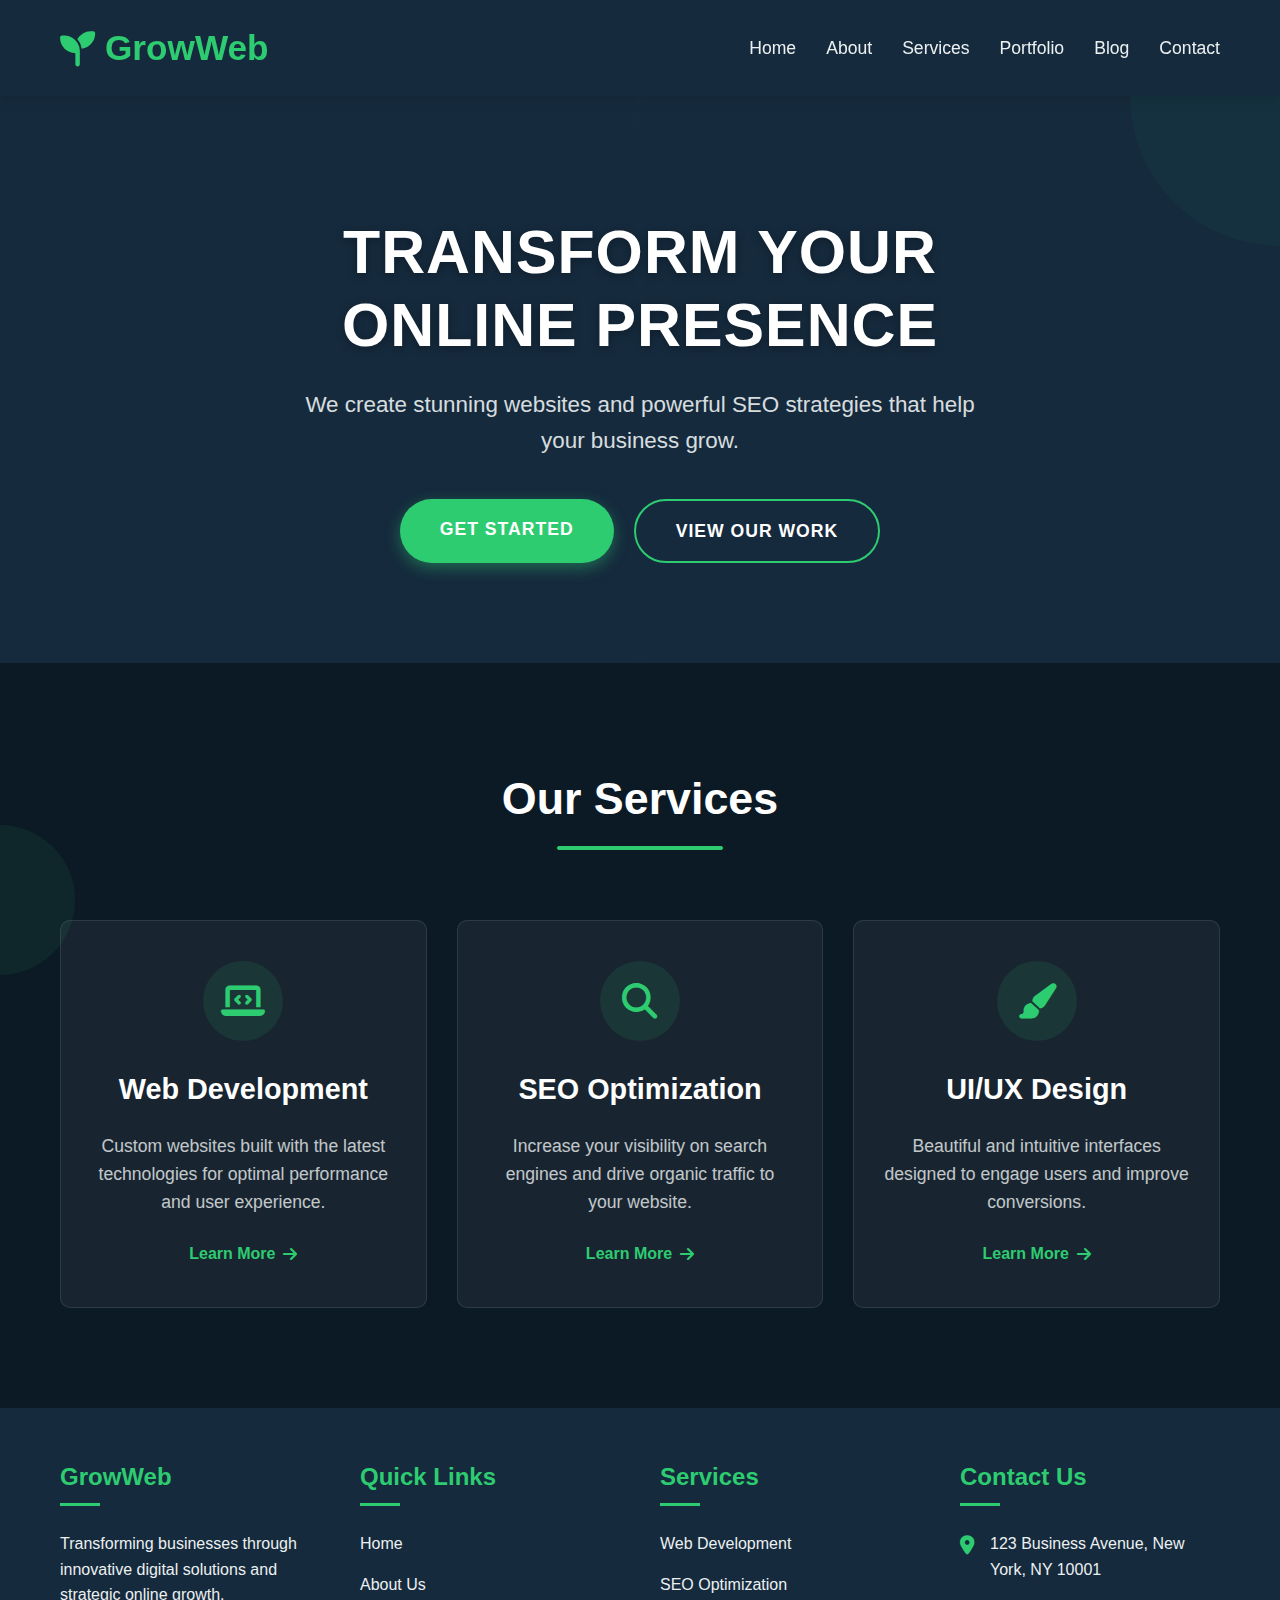
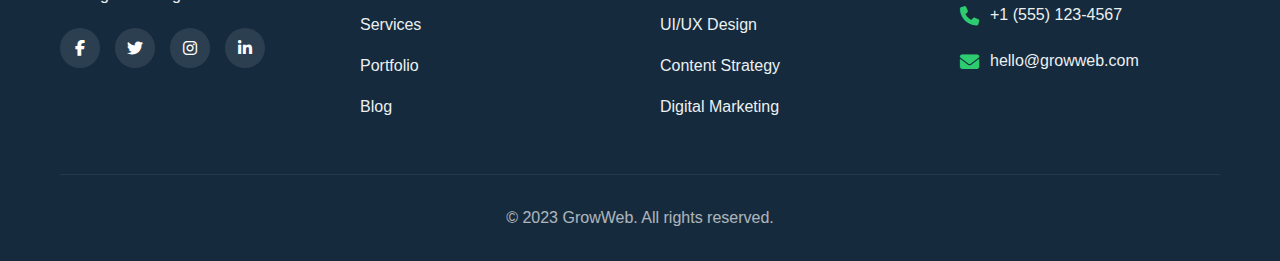
<file: index.html>
<!DOCTYPE html>
<html lang="en">
<head>
    <meta charset="UTF-8">
    <meta name="viewport" content="width=device-width, initial-scale=1.0">
    <title>GrowWeb - Transform Your Online Presence</title>
    <link rel="stylesheet" href="https://cdnjs.cloudflare.com/ajax/libs/font-awesome/6.4.0/css/all.min.css">
    <link rel="stylesheet" href="styles.css">
</head>
<body>
    <!-- Header Navigation -->
    <header>
        <div class="container">
            <nav class="navbar">
                <a href="#" class="logo animate">
                    <i class="fas fa-seedling"></i>
                    GrowWeb
                </a>
                <ul class="nav-links">
                    <li><a href="index.html" class="active">Home</a></li>
                    <li><a href="About_us/about.html">About</a></li>
                    <li><a href="Services/services.html">Services</a></li>
                    <li><a href="#">Portfolio</a></li>
                    <li><a href="#">Blog</a></li>
                    <li><a href="Contact_us/contact.html">Contact</a></li>
                </ul>
                <button class="mobile-menu-btn">
                    <i class="fas fa-bars"></i>
                </button>
            </nav>
        </div>
    </header>

    <!-- Hero Section -->
    <section class="hero">
        <div class="decorative-circle"></div>
        <div class="container">
            <div class="hero-content">
                <h1 class="animate">Transform Your Online Presence</h1>
                <p class="animate delay-1">We create stunning websites and powerful SEO strategies that help your business grow.</p>
                <div class="cta-buttons">
                    <a href="#" class="btn btn-primary animate delay-2">Get Started</a>
                    <a href="#" class="btn btn-secondary animate delay-3">View Our Work</a>
                </div>
            </div>
        </div>
    </section>

    <!-- Services Section -->
    <section class="services">
        <div class="decorative-circle small"></div>
        <div class="container">
            <div class="section-header">
                <h2 class="animate">Our Services</h2>
            </div>
            <div class="services-grid">
                <div class="service-card animate">
                    <div class="service-icon">
                        <i class="fas fa-laptop-code"></i>
                    </div>
                    <h3>Web Development</h3>
                    <p>Custom websites built with the latest technologies for optimal performance and user experience.</p>
                    <a href="#" class="service-link">Learn More <i class="fas fa-arrow-right"></i></a>
                </div>
                
                <div class="service-card animate delay-1">
                    <div class="service-icon">
                        <i class="fas fa-search"></i>
                    </div>
                    <h3>SEO Optimization</h3>
                    <p>Increase your visibility on search engines and drive organic traffic to your website.</p>
                    <a href="#" class="service-link">Learn More <i class="fas fa-arrow-right"></i></a>
                </div>
                
                <div class="service-card animate delay-2">
                    <div class="service-icon">
                        <i class="fas fa-paint-brush"></i>
                    </div>
                    <h3>UI/UX Design</h3>
                    <p>Beautiful and intuitive interfaces designed to engage users and improve conversions.</p>
                    <a href="#" class="service-link">Learn More <i class="fas fa-arrow-right"></i></a>
                </div>
            </div>
        </div>
    </section>

    <!-- Footer -->
    <footer>
        <div class="container">
            <div class="footer-content">
                <div class="footer-column">
                    <h3>GrowWeb</h3>
                    <p>Transforming businesses through innovative digital solutions and strategic online growth.</p>
                    <div class="social-links">
                        <a href="#" class="social-link"><i class="fab fa-facebook-f"></i></a>
                        <a href="#" class="social-link"><i class="fab fa-twitter"></i></a>
                        <a href="#" class="social-link"><i class="fab fa-instagram"></i></a>
                        <a href="#" class="social-link"><i class="fab fa-linkedin-in"></i></a>
                    </div>
                </div>
                
                <div class="footer-column">
                    <h3>Quick Links</h3>
                    <ul class="footer-links">
                        <li><a href="#">Home</a></li>
                        <li><a href="#">About Us</a></li>
                        <li><a href="#">Services</a></li>
                        <li><a href="#">Portfolio</a></li>
                        <li><a href="#">Blog</a></li>
                    </ul>
                </div>
                
                <div class="footer-column">
                    <h3>Services</h3>
                    <ul class="footer-links">
                        <li><a href="#">Web Development</a></li>
                        <li><a href="#">SEO Optimization</a></li>
                        <li><a href="#">UI/UX Design</a></li>
                        <li><a href="#">Content Strategy</a></li>
                        <li><a href="#">Digital Marketing</a></li>
                    </ul>
                </div>
                
                <div class="footer-column">
                    <h3>Contact Us</h3>
                    <ul class="contact-info">
                        <li>
                            <i class="fas fa-map-marker-alt"></i>
                            <div>123 Business Avenue, New York, NY 10001</div>
                        </li>
                        <li>
                            <i class="fas fa-phone"></i>
                            <div>+1 (555) 123-4567</div>
                        </li>
                        <li>
                            <i class="fas fa-envelope"></i>
                            <div>hello@growweb.com</div>
                        </li>
                    </ul>
                </div>
            </div>
            
            <div class="copyright">
                <p>&copy; 2023 GrowWeb. All rights reserved.</p>
            </div>
        </div>
    </footer>

    <script src="script.js"></script>
</body>
</html>
</file>
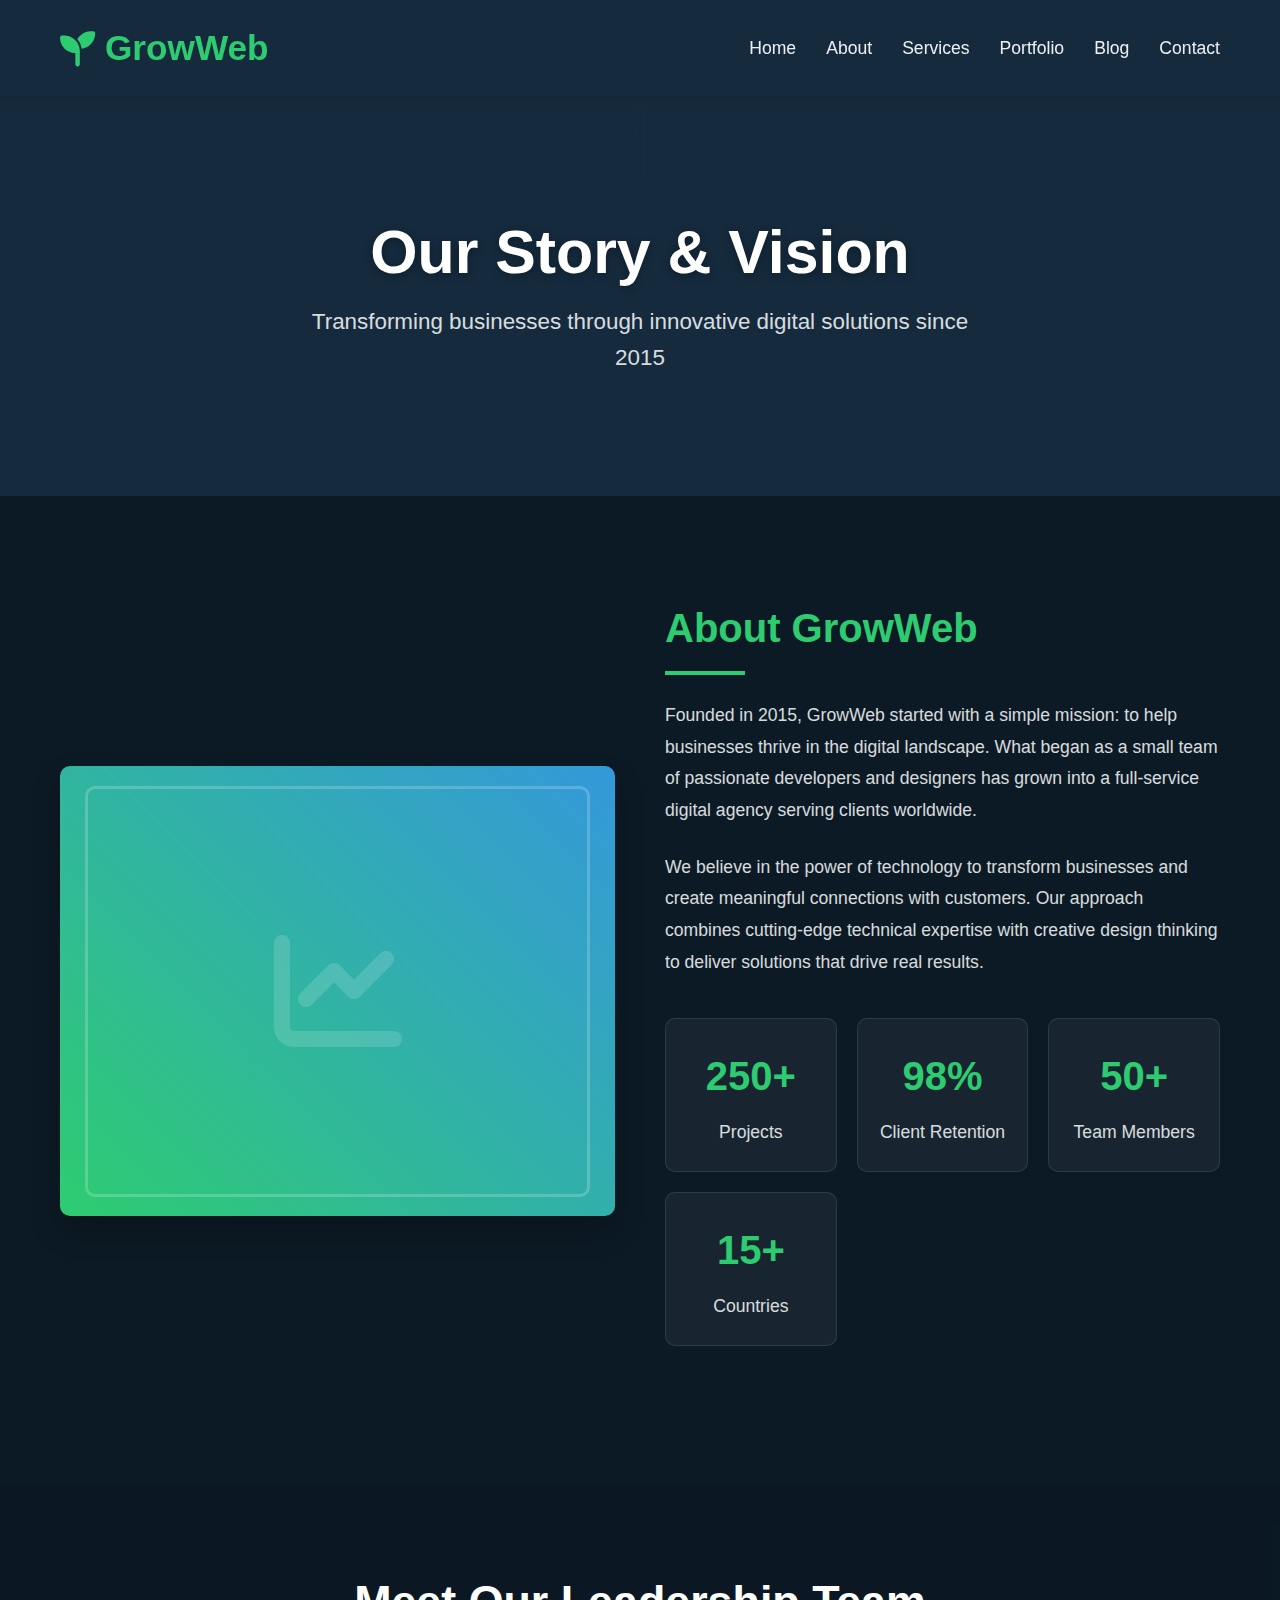
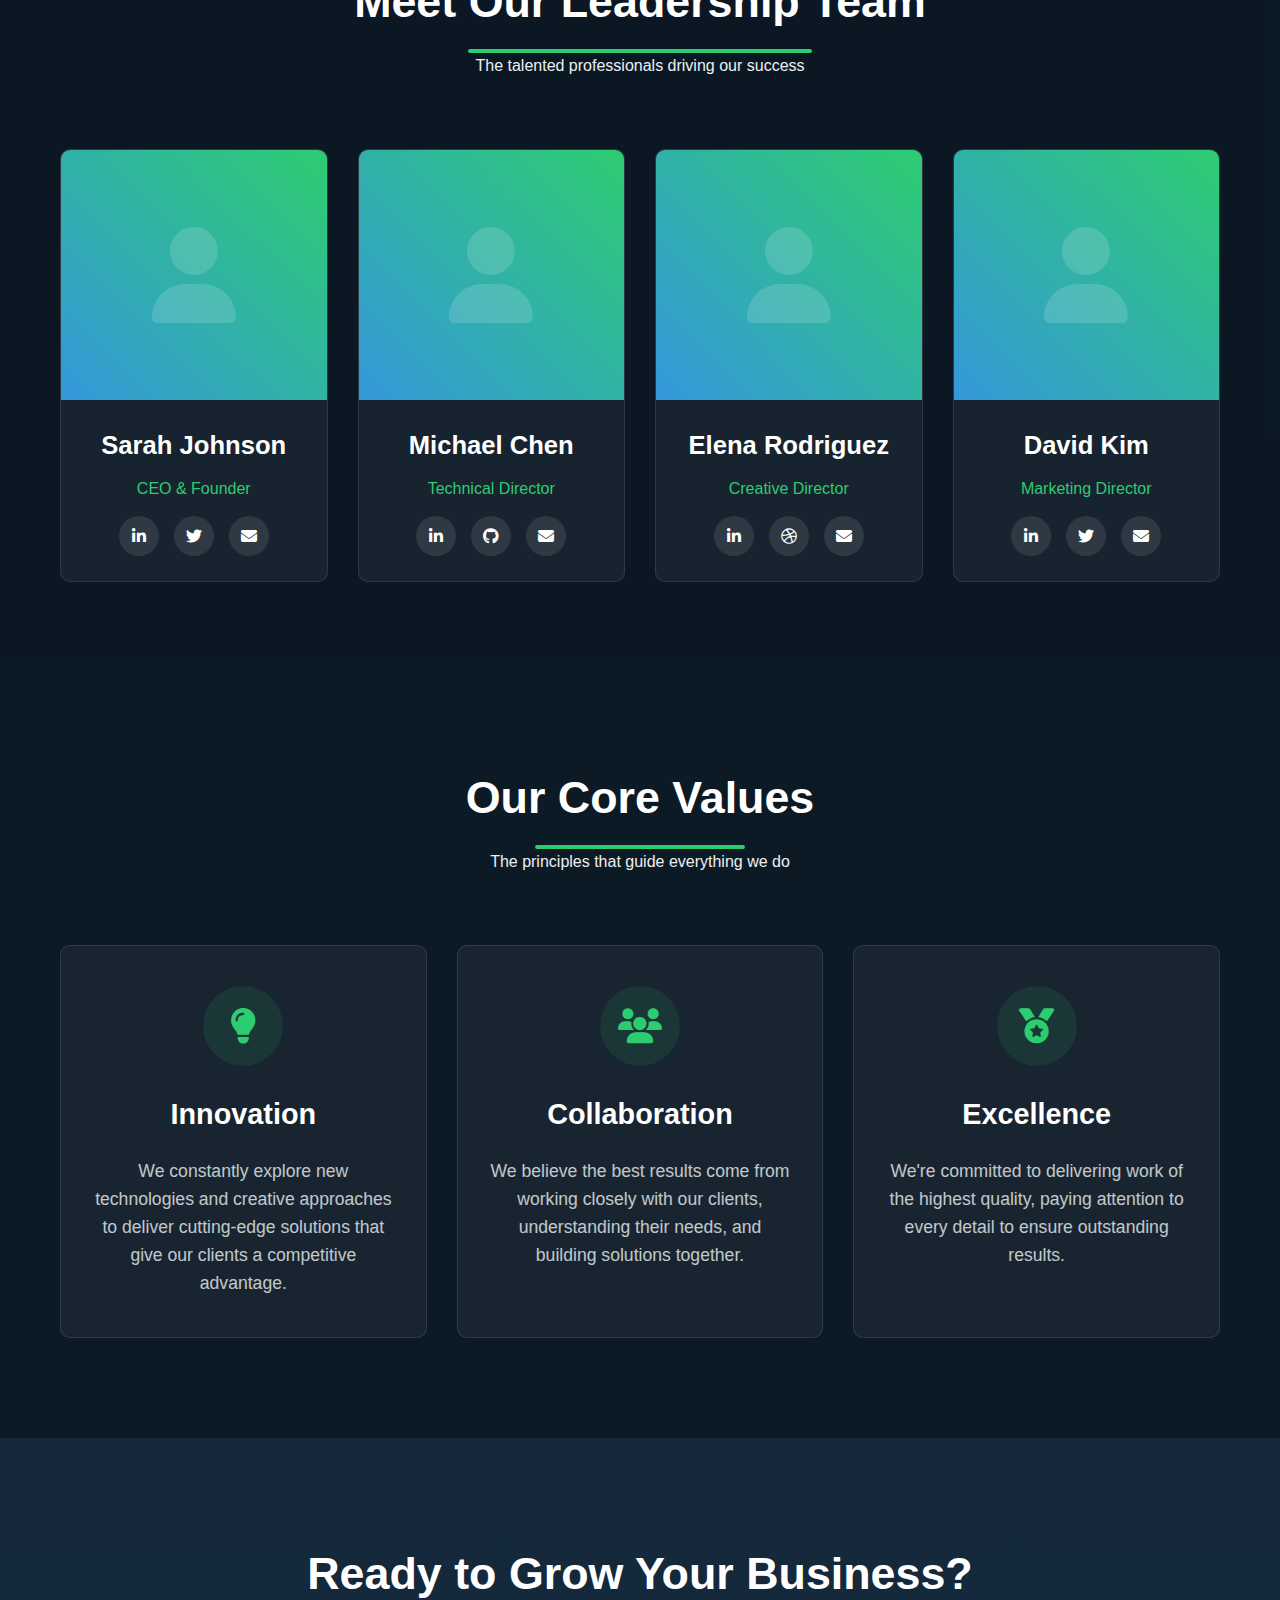
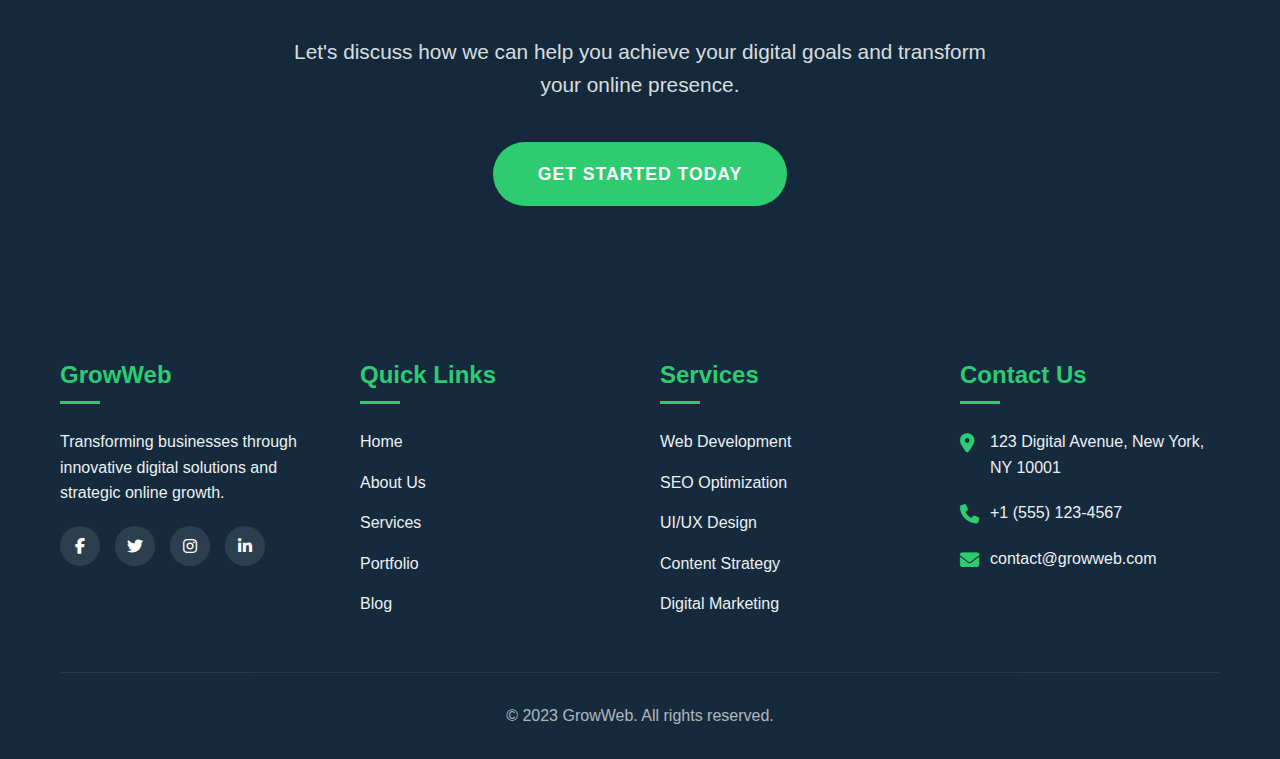
<file: About_us/about.html>
<!DOCTYPE html>
<html lang="en">
<head>
    <meta charset="UTF-8">
    <meta name="viewport" content="width=device-width, initial-scale=1.0">
    <title>About Us | GrowWeb</title>
    <link rel="stylesheet" href="https://cdnjs.cloudflare.com/ajax/libs/font-awesome/6.4.0/css/all.min.css">
    <link rel="stylesheet" href="about.css">
</head>
<body>
    <!-- Header Navigation -->
    <header>
        <div class="container">
            <nav class="navbar">
                <a href="#" class="logo">
                    <i class="fas fa-seedling"></i>
                    GrowWeb
                </a>
                <ul class="nav-links">
                    <li><a href="../index.html" class="active">Home</a></li>
                    <li><a href="about.html">About</a></li>
                    <li><a href="Services/services.html">Services</a></li>
                    <li><a href="#">Portfolio</a></li>
                    <li><a href="#">Blog</a></li>
                    <li><a href="../Contact_us/contact.html">Contact</a></li>
                </ul>
                <button class="mobile-menu-btn">
                    <i class="fas fa-bars"></i>
                </button>
            </nav>
        </div>
    </header>

    <!-- Hero Section -->
    <section class="about-hero">
        <div class="container">
            <div class="hero-content">
                <h1 class="animate">Our Story & Vision</h1>
                <p class="animate delay-1">Transforming businesses through innovative digital solutions since 2015</p>
            </div>
        </div>
    </section>

    <!-- About Section -->
    <section class="about-section">
        <div class="container">
            <div class="about-container">
                <div class="about-image animate">
                    <i class="fas fa-chart-line"></i>
                </div>
                <div class="about-content animate delay-1">
                    <h2>About GrowWeb</h2>
                    <p>Founded in 2015, GrowWeb started with a simple mission: to help businesses thrive in the digital landscape. What began as a small team of passionate developers and designers has grown into a full-service digital agency serving clients worldwide.</p>
                    <p>We believe in the power of technology to transform businesses and create meaningful connections with customers. Our approach combines cutting-edge technical expertise with creative design thinking to deliver solutions that drive real results.</p>
                    
                    <div class="stats-grid">
                        <div class="stat-card">
                            <div class="stat-number">250+</div>
                            <div class="stat-text">Projects</div>
                        </div>
                        <div class="stat-card">
                            <div class="stat-number">98%</div>
                            <div class="stat-text">Client Retention</div>
                        </div>
                        <div class="stat-card">
                            <div class="stat-number">50+</div>
                            <div class="stat-text">Team Members</div>
                        </div>
                        <div class="stat-card">
                            <div class="stat-number">15+</div>
                            <div class="stat-text">Countries</div>
                        </div>
                    </div>
                </div>
            </div>
        </div>
    </section>

    <!-- Team Section -->
    <section class="team-section">
        <div class="container">
            <div class="section-header animate">
                <h2>Meet Our Leadership Team</h2>
                <p>The talented professionals driving our success</p>
            </div>
            
            <div class="team-grid">
                <div class="team-card animate">
                    <div class="team-img">
                        <i class="fas fa-user"></i>
                    </div>
                    <div class="team-info">
                        <h3>Sarah Johnson</h3>
                        <p>CEO & Founder</p>
                        <div class="social-links">
                            <a href="#" class="social-link"><i class="fab fa-linkedin-in"></i></a>
                            <a href="#" class="social-link"><i class="fab fa-twitter"></i></a>
                            <a href="#" class="social-link"><i class="fas fa-envelope"></i></a>
                        </div>
                    </div>
                </div>
                
                <div class="team-card animate delay-1">
                    <div class="team-img">
                        <i class="fas fa-user"></i>
                    </div>
                    <div class="team-info">
                        <h3>Michael Chen</h3>
                        <p>Technical Director</p>
                        <div class="social-links">
                            <a href="#" class="social-link"><i class="fab fa-linkedin-in"></i></a>
                            <a href="#" class="social-link"><i class="fab fa-github"></i></a>
                            <a href="#" class="social-link"><i class="fas fa-envelope"></i></a>
                        </div>
                    </div>
                </div>
                
                <div class="team-card animate delay-2">
                    <div class="team-img">
                        <i class="fas fa-user"></i>
                    </div>
                    <div class="team-info">
                        <h3>Elena Rodriguez</h3>
                        <p>Creative Director</p>
                        <div class="social-links">
                            <a href="#" class="social-link"><i class="fab fa-linkedin-in"></i></a>
                            <a href="#" class="social-link"><i class="fab fa-dribbble"></i></a>
                            <a href="#" class="social-link"><i class="fas fa-envelope"></i></a>
                        </div>
                    </div>
                </div>
                
                <div class="team-card animate delay-3">
                    <div class="team-img">
                        <i class="fas fa-user"></i>
                    </div>
                    <div class="team-info">
                        <h3>David Kim</h3>
                        <p>Marketing Director</p>
                        <div class="social-links">
                            <a href="#" class="social-link"><i class="fab fa-linkedin-in"></i></a>
                            <a href="#" class="social-link"><i class="fab fa-twitter"></i></a>
                            <a href="#" class="social-link"><i class="fas fa-envelope"></i></a>
                        </div>
                    </div>
                </div>
            </div>
        </div>
    </section>

    <!-- Values Section -->
    <section class="values-section">
        <div class="container">
            <div class="section-header animate">
                <h2>Our Core Values</h2>
                <p>The principles that guide everything we do</p>
            </div>
            
            <div class="values-container">
                <div class="value-card animate">
                    <div class="value-icon">
                        <i class="fas fa-lightbulb"></i>
                    </div>
                    <h3>Innovation</h3>
                    <p>We constantly explore new technologies and creative approaches to deliver cutting-edge solutions that give our clients a competitive advantage.</p>
                </div>
                
                <div class="value-card animate delay-1">
                    <div class="value-icon">
                        <i class="fas fa-users"></i>
                    </div>
                    <h3>Collaboration</h3>
                    <p>We believe the best results come from working closely with our clients, understanding their needs, and building solutions together.</p>
                </div>
                
                <div class="value-card animate delay-2">
                    <div class="value-icon">
                        <i class="fas fa-medal"></i>
                    </div>
                    <h3>Excellence</h3>
                    <p>We're committed to delivering work of the highest quality, paying attention to every detail to ensure outstanding results.</p>
                </div>
            </div>
        </div>
    </section>

    <!-- CTA Section -->
    <section class="cta-section">
        <div class="container">
            <h2 class="animate">Ready to Grow Your Business?</h2>
            <p class="animate delay-1">Let's discuss how we can help you achieve your digital goals and transform your online presence.</p>
            <a href="#" class="cta-btn animate delay-2">Get Started Today</a>
        </div>
    </section>

    <!-- Footer -->
    <footer>
        <div class="container">
            <div class="footer-content">
                <div class="footer-column">
                    <h3>GrowWeb</h3>
                    <p>Transforming businesses through innovative digital solutions and strategic online growth.</p>
                    <div class="footer-social">
                        <a href="#" class="social-link"><i class="fab fa-facebook-f"></i></a>
                        <a href="#" class="social-link"><i class="fab fa-twitter"></i></a>
                        <a href="#" class="social-link"><i class="fab fa-instagram"></i></a>
                        <a href="#" class="social-link"><i class="fab fa-linkedin-in"></i></a>
                    </div>
                </div>
                
                <div class="footer-column">
                    <h3>Quick Links</h3>
                    <ul class="footer-links">
                        <li><a href="#">Home</a></li>
                        <li><a href="#">About Us</a></li>
                        <li><a href="#">Services</a></li>
                        <li><a href="#">Portfolio</a></li>
                        <li><a href="#">Blog</a></li>
                    </ul>
                </div>
                
                <div class="footer-column">
                    <h3>Services</h3>
                    <ul class="footer-links">
                        <li><a href="#">Web Development</a></li>
                        <li><a href="#">SEO Optimization</a></li>
                        <li><a href="#">UI/UX Design</a></li>
                        <li><a href="#">Content Strategy</a></li>
                        <li><a href="#">Digital Marketing</a></li>
                    </ul>
                </div>
                
                <div class="footer-column">
                    <h3>Contact Us</h3>
                    <ul class="contact-info">
                        <li>
                            <i class="fas fa-map-marker-alt"></i>
                            <div>123 Digital Avenue, New York, NY 10001</div>
                        </li>
                        <li>
                            <i class="fas fa-phone"></i>
                            <div>+1 (555) 123-4567</div>
                        </li>
                        <li>
                            <i class="fas fa-envelope"></i>
                            <div>contact@growweb.com</div>
                        </li>
                    </ul>
                </div>
            </div>
            
            <div class="copyright">
                <p>&copy; 2023 GrowWeb. All rights reserved.</p>
            </div>
        </div>
    </footer>

    <script src="about.js"></script>

</body>
</html>
</file>
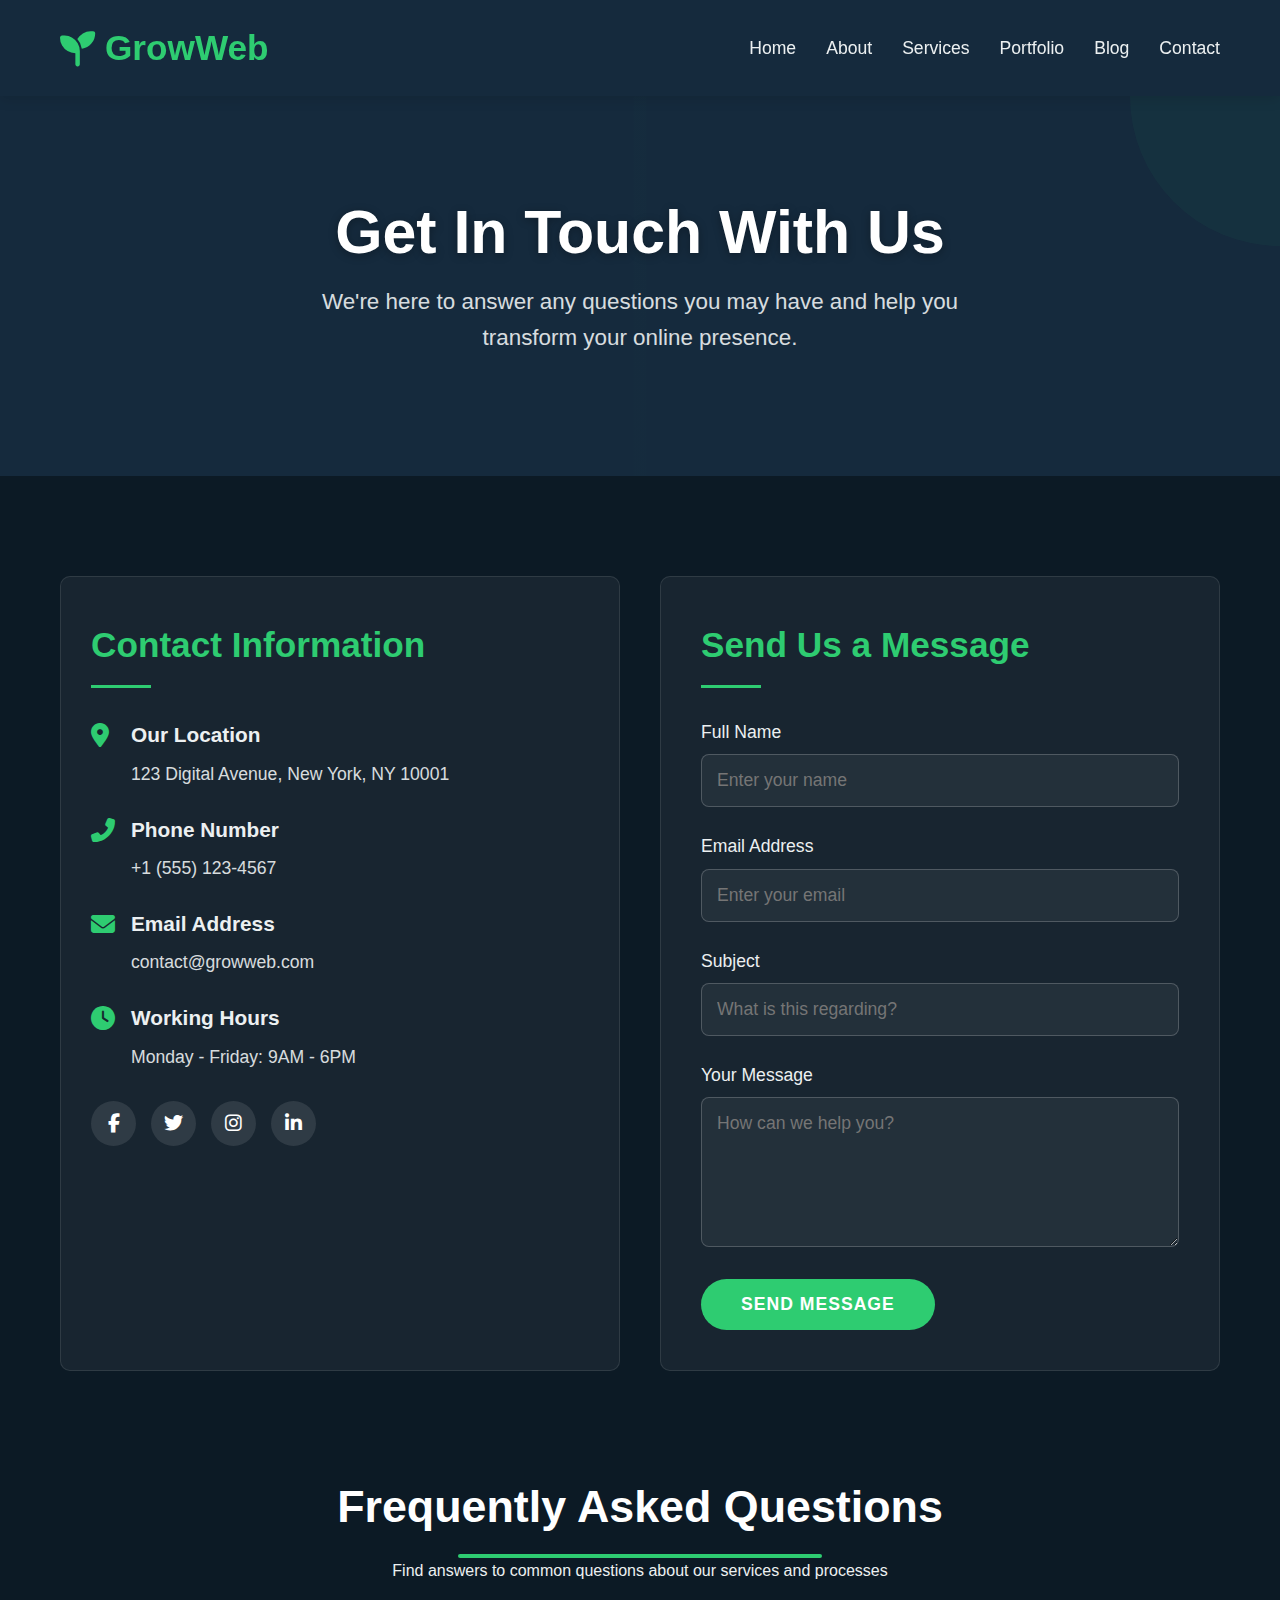
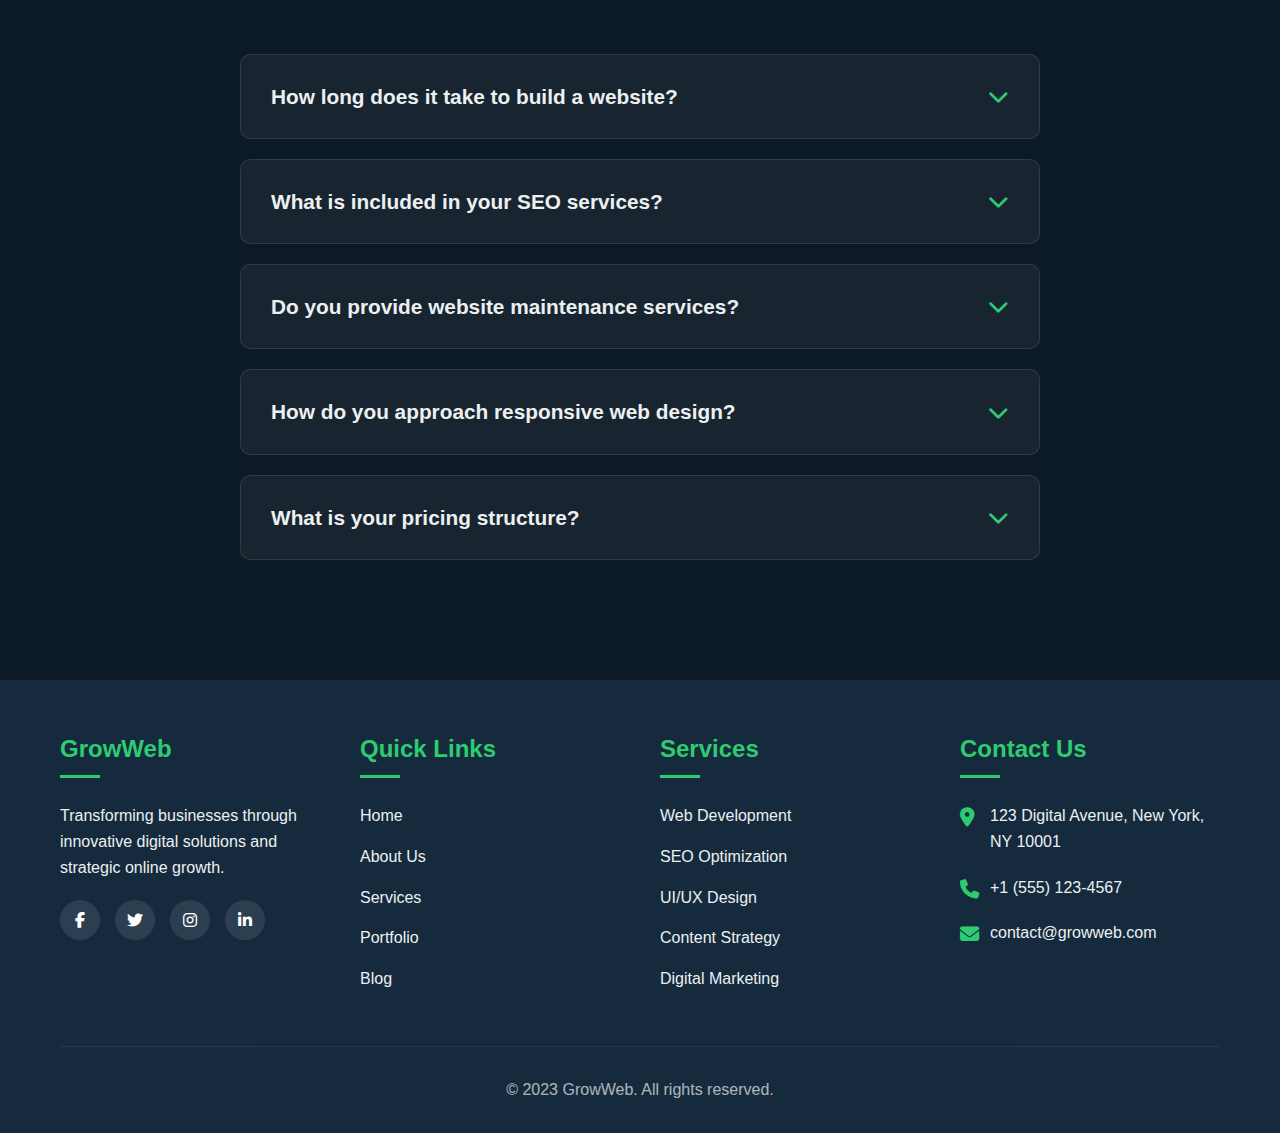
<file: Contact_us/contact.html>
<!DOCTYPE html>
<html lang="en">
<head>
    <meta charset="UTF-8">
    <meta name="viewport" content="width=device-width, initial-scale=1.0">
    <title>Contact Us | GrowWeb</title>
    <link rel="stylesheet" href="https://cdnjs.cloudflare.com/ajax/libs/font-awesome/6.4.0/css/all.min.css">
    <link rel="stylesheet" href="contact.css">
</head>
<body>
    <!-- Header Navigation -->
    <header>
        <div class="container">
            <nav class="navbar">
                <a href="#" class="logo">
                    <i class="fas fa-seedling"></i>
                    GrowWeb
                </a>
                <ul class="nav-links">
                    <li><a href="../index.html" class="active">Home</a></li>
                    <li><a href="../About_us/about.html">About</a></li>
                    <li><a href="../Services/services.html">Services</a></li>
                    <li><a href="#">Portfolio</a></li>
                    <li><a href="#">Blog</a></li>
                    <li><a href="contact.html">Contact</a></li>
                </ul>
                <button class="mobile-menu-btn">
                    <i class="fas fa-bars"></i>
                </button>
            </nav>
        </div>
    </header>

    <!-- Hero Section -->
    <section class="contact-hero">
        <div class="decorative-circle"></div>
        <div class="container">
            <div class="hero-content">
                <h1 class="animate">Get In Touch With Us</h1>
                <p class="animate delay-1">We're here to answer any questions you may have and help you transform your online presence.</p>
            </div>
        </div>
    </section>

    <!-- Contact Section -->
    <section class="contact-section">
        <div class="container">
            <div class="contact-container">
                <!-- Contact Information -->
                <div class="contact-info-card animate">
                    <h2>Contact Information</h2>
                    <ul class="contact-details">
                        <li>
                            <i class="fas fa-map-marker-alt"></i>
                            <h4>Our Location</h4>
                            <p>123 Digital Avenue, New York, NY 10001</p>
                        </li>
                        <li>
                            <i class="fas fa-phone-alt"></i>
                            <h4>Phone Number</h4>
                            <p>+1 (555) 123-4567</p>
                        </li>
                        <li>
                            <i class="fas fa-envelope"></i>
                            <h4>Email Address</h4>
                            <p>contact@growweb.com</p>
                        </li>
                        <li>
                            <i class="fas fa-clock"></i>
                            <h4>Working Hours</h4>
                            <p>Monday - Friday: 9AM - 6PM</p>
                        </li>
                    </ul>
                    <div class="social-contact">
                        <a href="#"><i class="fab fa-facebook-f"></i></a>
                        <a href="#"><i class="fab fa-twitter"></i></a>
                        <a href="#"><i class="fab fa-instagram"></i></a>
                        <a href="#"><i class="fab fa-linkedin-in"></i></a>
                    </div>
                </div>

                <!-- Contact Form -->
                <div class="contact-form animate delay-1">
                    <h2>Send Us a Message</h2>
                    <form>
                        <div class="form-group">
                            <label for="name">Full Name</label>
                            <input type="text" id="name" class="form-control" placeholder="Enter your name" required>
                        </div>
                        <div class="form-group">
                            <label for="email">Email Address</label>
                            <input type="email" id="email" class="form-control" placeholder="Enter your email" required>
                        </div>
                        <div class="form-group">
                            <label for="subject">Subject</label>
                            <input type="text" id="subject" class="form-control" placeholder="What is this regarding?" required>
                        </div>
                        <div class="form-group">
                            <label for="message">Your Message</label>
                            <textarea id="message" class="form-control" placeholder="How can we help you?" required></textarea>
                        </div>
                        <button type="submit" class="submit-btn">Send Message</button>
                    </form>
                </div>
            </div>
        </div>
    </section>

    <!-- FAQ Section -->
    <section class="faq-section">
        <div class="container">
            <div class="section-header animate">
                <h2>Frequently Asked Questions</h2>
                <p>Find answers to common questions about our services and processes</p>
            </div>
            
            <div class="faq-container">
                <div class="faq-item animate delay-1">
                    <div class="faq-question">
                        <span>How long does it take to build a website?</span>
                        <i class="fas fa-chevron-down"></i>
                    </div>
                    <div class="faq-answer">
                        <p>The timeline for building a website varies based on complexity. A basic business website typically takes 4-6 weeks from initial consultation to launch. More complex e-commerce or custom web applications may take 8-12 weeks or more. We'll provide a detailed timeline after understanding your specific requirements.</p>
                    </div>
                </div>
                
                <div class="faq-item animate delay-2">
                    <div class="faq-question">
                        <span>What is included in your SEO services?</span>
                        <i class="fas fa-chevron-down"></i>
                    </div>
                    <div class="faq-answer">
                        <p>Our comprehensive SEO package includes keyword research, on-page optimization, technical SEO audit, content strategy development, backlink analysis, local SEO optimization, and monthly performance reporting. We also provide recommendations for content creation and site improvements to help you rank higher in search results.</p>
                    </div>
                </div>
                
                <div class="faq-item animate delay-3">
                    <div class="faq-question">
                        <span>Do you provide website maintenance services?</span>
                        <i class="fas fa-chevron-down"></i>
                    </div>
                    <div class="faq-answer">
                        <p>Yes, we offer several maintenance packages to keep your website secure, updated, and performing optimally. Our maintenance services include software updates, security monitoring, regular backups, performance optimization, content updates, and technical support. We can customize a maintenance plan based on your specific needs.</p>
                    </div>
                </div>
                
                <div class="faq-item animate delay-1">
                    <div class="faq-question">
                        <span>How do you approach responsive web design?</span>
                        <i class="fas fa-chevron-down"></i>
                    </div>
                    <div class="faq-answer">
                        <p>We build all websites using a mobile-first approach, ensuring they look and function beautifully on all devices. Our responsive design process includes device testing, flexible layouts, optimized images, and touch-friendly navigation. We prioritize performance to ensure fast loading times on mobile connections.</p>
                    </div>
                </div>
                
                <div class="faq-item animate delay-2">
                    <div class="faq-question">
                        <span>What is your pricing structure?</span>
                        <i class="fas fa-chevron-down"></i>
                    </div>
                    <div class="faq-answer">
                        <p>We offer custom pricing based on project requirements. For web design, we typically charge a flat project fee. For ongoing services like SEO and maintenance, we offer monthly retainer packages. We provide transparent quotes with no hidden fees after our initial consultation. Contact us for a personalized quote based on your specific needs.</p>
                    </div>
                </div>
            </div>
        </div>
    </section>

    <!-- Footer -->
    <footer>
        <div class="container">
            <div class="footer-content">
                <div class="footer-column">
                    <h3>GrowWeb</h3>
                    <p>Transforming businesses through innovative digital solutions and strategic online growth.</p>
                    <div class="social-links">
                        <a href="#" class="social-link"><i class="fab fa-facebook-f"></i></a>
                        <a href="#" class="social-link"><i class="fab fa-twitter"></i></a>
                        <a href="#" class="social-link"><i class="fab fa-instagram"></i></a>
                        <a href="#" class="social-link"><i class="fab fa-linkedin-in"></i></a>
                    </div>
                </div>
                
                <div class="footer-column">
                    <h3>Quick Links</h3>
                    <ul class="footer-links">
                        <li><a href="#">Home</a></li>
                        <li><a href="#">About Us</a></li>
                        <li><a href="#">Services</a></li>
                        <li><a href="#">Portfolio</a></li>
                        <li><a href="#">Blog</a></li>
                    </ul>
                </div>
                
                <div class="footer-column">
                    <h3>Services</h3>
                    <ul class="footer-links">
                        <li><a href="#">Web Development</a></li>
                        <li><a href="#">SEO Optimization</a></li>
                        <li><a href="#">UI/UX Design</a></li>
                        <li><a href="#">Content Strategy</a></li>
                        <li><a href="#">Digital Marketing</a></li>
                    </ul>
                </div>
                
                <div class="footer-column">
                    <h3>Contact Us</h3>
                    <ul class="contact-info">
                        <li>
                            <i class="fas fa-map-marker-alt"></i>
                            <div>123 Digital Avenue, New York, NY 10001</div>
                        </li>
                        <li>
                            <i class="fas fa-phone"></i>
                            <div>+1 (555) 123-4567</div>
                        </li>
                        <li>
                            <i class="fas fa-envelope"></i>
                            <div>contact@growweb.com</div>
                        </li>
                    </ul>
                </div>
            </div>
            
            <div class="copyright">
                <p>&copy; 2023 GrowWeb. All rights reserved.</p>
            </div>
        </div>
    </footer>

    <script src="contact.js"></script>
</body>
</html>
</file>
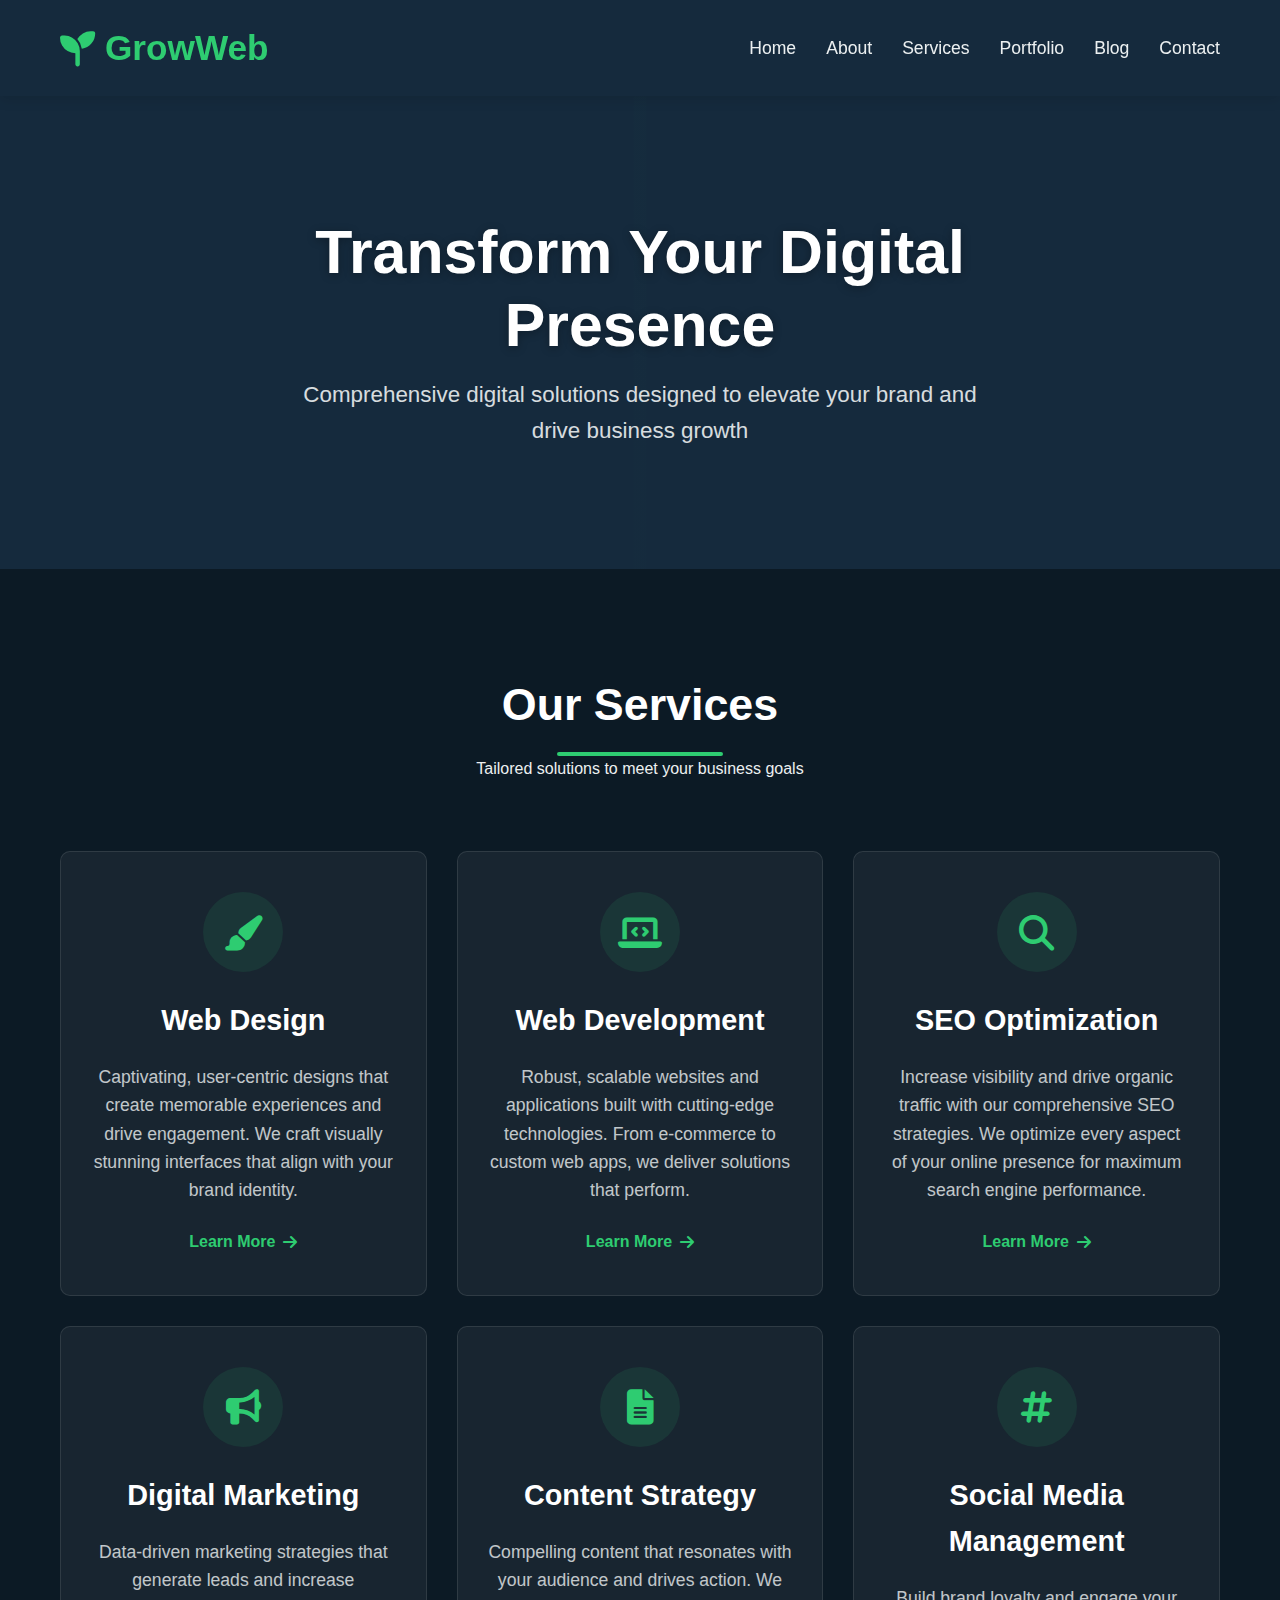
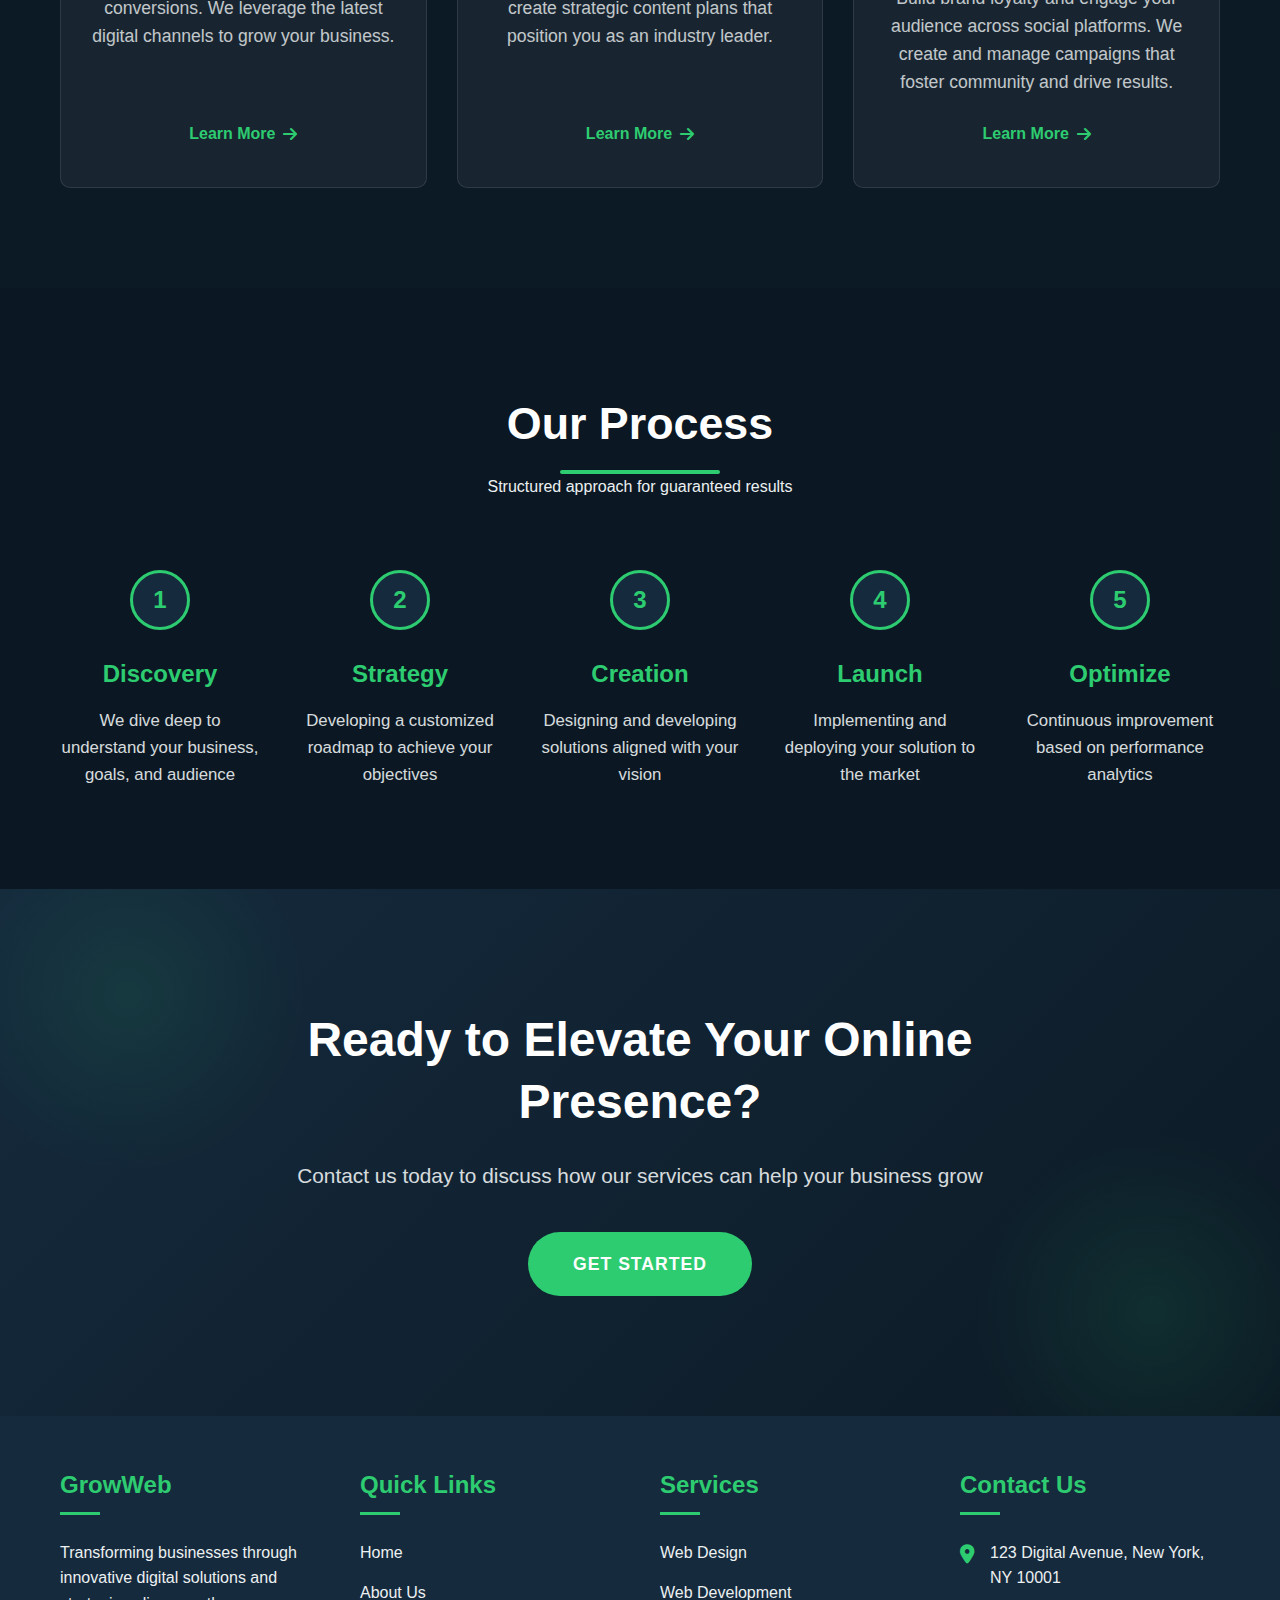
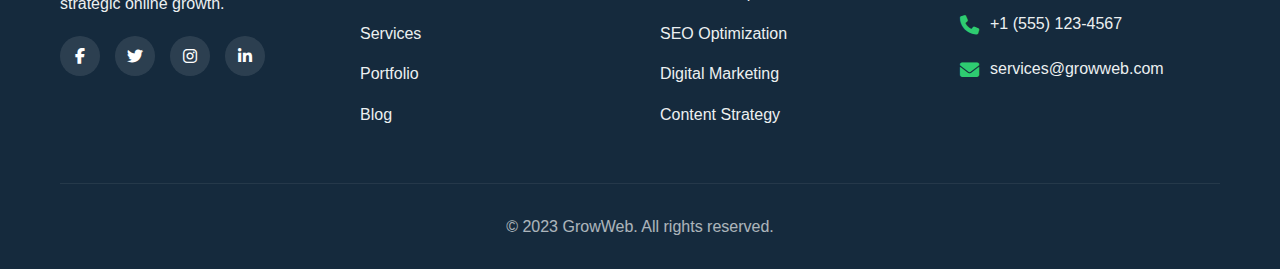
<file: Services/services.html>
<!DOCTYPE html>
<html lang="en">
<head>
    <meta charset="UTF-8">
    <meta name="viewport" content="width=device-width, initial-scale=1.0">
    <title>Our Services | GrowWeb</title>
    <link rel="stylesheet" href="https://cdnjs.cloudflare.com/ajax/libs/font-awesome/6.4.0/css/all.min.css">
    <link rel="stylesheet" href="services.css">
</head>
<body>
    <!-- Header Navigation -->
    <header>
        <div class="container">
            <nav class="navbar">
                <a href="#" class="logo">
                    <i class="fas fa-seedling"></i>
                    GrowWeb
                </a>
                <ul class="nav-links">
                    <li><a href="../index.html">Home</a></li>
                    <li><a href="../About_us/about.html">About</a></li>
                    <li><a href="services.html" class="active">Services</a></li>
                    <li><a href="#">Portfolio</a></li>
                    <li><a href="#">Blog</a></li>
                    <li><a href="../Contact_us/contact.html">Contact</a></li>
                </ul>
                <button class="mobile-menu-btn">
                    <i class="fas fa-bars"></i>
                </button>
            </nav>
        </div>
    </header>

    <!-- Hero Section -->
    <section class="services-hero">
        <div class="container">
            <div class="hero-content">
                <h1 class="animate">Transform Your Digital Presence</h1>
                <p class="animate delay-1">Comprehensive digital solutions designed to elevate your brand and drive business growth</p>
            </div>
        </div>
    </section>

    <!-- Services Section -->
    <section class="services-section">
        <div class="container">
            <div class="section-header animate">
                <h2>Our Services</h2>
                <p>Tailored solutions to meet your business goals</p>
            </div>
            
            <div class="services-grid">
                <div class="service-card animate">
                    <div class="service-icon">
                        <i class="fas fa-paint-brush"></i>
                    </div>
                    <h3>Web Design</h3>
                    <p>Captivating, user-centric designs that create memorable experiences and drive engagement. We craft visually stunning interfaces that align with your brand identity.</p>
                    <a href="#" class="service-link">Learn More <i class="fas fa-arrow-right"></i></a>
                </div>
                
                <div class="service-card animate delay-1">
                    <div class="service-icon">
                        <i class="fas fa-laptop-code"></i>
                    </div>
                    <h3>Web Development</h3>
                    <p>Robust, scalable websites and applications built with cutting-edge technologies. From e-commerce to custom web apps, we deliver solutions that perform.</p>
                    <a href="#" class="service-link">Learn More <i class="fas fa-arrow-right"></i></a>
                </div>
                
                <div class="service-card animate delay-2">
                    <div class="service-icon">
                        <i class="fas fa-search"></i>
                    </div>
                    <h3>SEO Optimization</h3>
                    <p>Increase visibility and drive organic traffic with our comprehensive SEO strategies. We optimize every aspect of your online presence for maximum search engine performance.</p>
                    <a href="#" class="service-link">Learn More <i class="fas fa-arrow-right"></i></a>
                </div>
                
                <div class="service-card animate delay-1">
                    <div class="service-icon">
                        <i class="fas fa-bullhorn"></i>
                    </div>
                    <h3>Digital Marketing</h3>
                    <p>Data-driven marketing strategies that generate leads and increase conversions. We leverage the latest digital channels to grow your business.</p>
                    <a href="#" class="service-link">Learn More <i class="fas fa-arrow-right"></i></a>
                </div>
                
                <div class="service-card animate delay-2">
                    <div class="service-icon">
                        <i class="fas fa-file-alt"></i>
                    </div>
                    <h3>Content Strategy</h3>
                    <p>Compelling content that resonates with your audience and drives action. We create strategic content plans that position you as an industry leader.</p>
                    <a href="#" class="service-link">Learn More <i class="fas fa-arrow-right"></i></a>
                </div>
                
                <div class="service-card animate delay-3">
                    <div class="service-icon">
                        <i class="fas fa-hashtag"></i>
                    </div>
                    <h3>Social Media Management</h3>
                    <p>Build brand loyalty and engage your audience across social platforms. We create and manage campaigns that foster community and drive results.</p>
                    <a href="#" class="service-link">Learn More <i class="fas fa-arrow-right"></i></a>
                </div>
            </div>
        </div>
    </section>

    <!-- Process Section -->
    <section class="process-section">
        <div class="container">
            <div class="section-header animate">
                <h2>Our Process</h2>
                <p>Structured approach for guaranteed results</p>
            </div>
            
            <div class="process-container">
                
                <div class="process-steps">
                    <div class="process-step animate">
                        <div class="step-number">1</div>
                        <div class="step-content">
                            <h3>Discovery</h3>
                            <p>We dive deep to understand your business, goals, and audience</p>
                        </div>
                    </div>
                    
                    <div class="process-step animate delay-1">
                        <div class="step-number">2</div>
                        <div class="step-content">
                            <h3>Strategy</h3>
                            <p>Developing a customized roadmap to achieve your objectives</p>
                        </div>
                    </div>
                    
                    <div class="process-step animate delay-2">
                        <div class="step-number">3</div>
                        <div class="step-content">
                            <h3>Creation</h3>
                            <p>Designing and developing solutions aligned with your vision</p>
                        </div>
                    </div>
                    
                    <div class="process-step animate delay-3">
                        <div class="step-number">4</div>
                        <div class="step-content">
                            <h3>Launch</h3>
                            <p>Implementing and deploying your solution to the market</p>
                        </div>
                    </div>
                    
                    <div class="process-step animate delay-1">
                        <div class="step-number">5</div>
                        <div class="step-content">
                            <h3>Optimize</h3>
                            <p>Continuous improvement based on performance analytics</p>
                        </div>
                    </div>
                </div>
            </div>
        </div>
    </section>

    <!-- CTA Section -->
    <section class="cta-section">
        <div class="cta-pattern"></div>
        <div class="container">
            <div class="cta-content">
                <h2 class="animate">Ready to Elevate Your Online Presence?</h2>
                <p class="animate delay-1">Contact us today to discuss how our services can help your business grow</p>
                <a href="#" class="cta-btn animate delay-2">Get Started</a>
            </div>
        </div>
    </section>

    <!-- Footer -->
    <footer>
        <div class="container">
            <div class="footer-content">
                <div class="footer-column">
                    <h3>GrowWeb</h3>
                    <p>Transforming businesses through innovative digital solutions and strategic online growth.</p>
                    <div class="footer-social">
                        <a href="#" class="social-link"><i class="fab fa-facebook-f"></i></a>
                        <a href="#" class="social-link"><i class="fab fa-twitter"></i></a>
                        <a href="#" class="social-link"><i class="fab fa-instagram"></i></a>
                        <a href="#" class="social-link"><i class="fab fa-linkedin-in"></i></a>
                    </div>
                </div>
                
                <div class="footer-column">
                    <h3>Quick Links</h3>
                    <ul class="footer-links">
                        <li><a href="#">Home</a></li>
                        <li><a href="#">About Us</a></li>
                        <li><a href="#">Services</a></li>
                        <li><a href="#">Portfolio</a></li>
                        <li><a href="#">Blog</a></li>
                    </ul>
                </div>
                
                <div class="footer-column">
                    <h3>Services</h3>
                    <ul class="footer-links">
                        <li><a href="#">Web Design</a></li>
                        <li><a href="#">Web Development</a></li>
                        <li><a href="#">SEO Optimization</a></li>
                        <li><a href="#">Digital Marketing</a></li>
                        <li><a href="#">Content Strategy</a></li>
                    </ul>
                </div>
                
                <div class="footer-column">
                    <h3>Contact Us</h3>
                    <ul class="contact-info">
                        <li>
                            <i class="fas fa-map-marker-alt"></i>
                            <div>123 Digital Avenue, New York, NY 10001</div>
                        </li>
                        <li>
                            <i class="fas fa-phone"></i>
                            <div>+1 (555) 123-4567</div>
                        </li>
                        <li>
                            <i class="fas fa-envelope"></i>
                            <div>services@growweb.com</div>
                        </li>
                    </ul>
                </div>
            </div>
            
            <div class="copyright">
                <p>&copy; 2023 GrowWeb. All rights reserved.</p>
            </div>
        </div>
    </footer>

    <script src="services.js"></script>
</body>
</html>
</file>
<file: styles.css>
* {
    margin: 0;
    padding: 0;
    box-sizing: border-box;
    font-family: 'Segoe UI', Tahoma, Geneva, Verdana, sans-serif;
}

:root {
    --dark-bg: #0c1a25;
    --dark-header: #152a3d;
    --primary: #2ecc71;
    --secondary: #3498db;
    --light-text: #ecf0f1;
    --dark-text: #2c3e50;
    --accent: #e74c3c;
}

body {
    background: var(--dark-bg);
    color: var(--light-text);
    line-height: 1.6;
    overflow-x: hidden;
}

.container {
    width: 100%;
    max-width: 1200px;
    margin: 0 auto;
    padding: 0 20px;
}

/* Navigation Styles */
header {
    background: var(--dark-header);
    padding: 20px 0;
    position: sticky;
    top: 0;
    z-index: 100;
    box-shadow: 0 4px 12px rgba(0,0,0,0.1);
}

.navbar {
    display: flex;
    justify-content: space-between;
    align-items: center;
}

.logo {
    font-size: 2.2rem;
    font-weight: 700;
    color: var(--primary);
    text-decoration: none;
    display: flex;
    align-items: center;
}

.logo i {
    margin-right: 10px;
    color: var(--primary);
}

.nav-links {
    display: flex;
    list-style: none;
}

.nav-links li {
    margin-left: 30px;
}

.nav-links a {
    color: var(--light-text);
    text-decoration: none;
    font-weight: 500;
    font-size: 1.1rem;
    transition: color 0.3s;
    position: relative;
}

.nav-links a:hover {
    color: var(--primary);
}

.nav-links a::after {
    content: "";
    position: absolute;
    bottom: -5px;
    left: 0;
    width: 0;
    height: 2px;
    background: var(--primary);
    transition: width 0.3s;
}

.nav-links a:hover::after {
    width: 100%;
}

/* Hero Section */
.hero {
    background: linear-gradient(rgba(21, 42, 61, 0.9), rgba(21, 42, 61, 0.95)), 
                url('data:image/svg+xml;utf8,<svg xmlns="http://www.w3.org/2000/svg" width="100" height="100" viewBox="0 0 100 100"><rect width="100" height="100" fill="%23152a3d"/><path d="M0 50 L100 50 M50 0 L50 100" stroke="%232ecc71" stroke-width="1" stroke-opacity="0.1"/></svg>');
    background-size: cover;
    padding: 120px 0 100px;
    text-align: center;
    position: relative;
}

.hero-content {
    max-width: 800px;
    margin: 0 auto;
    position: relative;
    z-index: 2;
}

.hero h1 {
    font-size: 3.8rem;
    font-weight: 800;
    margin-bottom: 25px;
    line-height: 1.2;
    text-transform: uppercase;
    letter-spacing: 1px;
    color: white;
    text-shadow: 0 2px 10px rgba(0,0,0,0.3);
}

.hero p {
    font-size: 1.4rem;
    max-width: 700px;
    margin: 0 auto 40px;
    opacity: 0.9;
    color: var(--light-text);
}

.cta-buttons {
    display: flex;
    justify-content: center;
    gap: 20px;
    margin-top: 30px;
}

.btn {
    padding: 16px 40px;
    border-radius: 50px;
    font-weight: 600;
    text-decoration: none;
    text-transform: uppercase;
    letter-spacing: 1px;
    transition: all 0.3s ease;
    display: inline-block;
    font-size: 1.1rem;
    cursor: pointer;
    border: none;
    outline: none;
}

.btn-primary {
    background: var(--primary);
    color: white;
    box-shadow: 0 5px 15px rgba(46, 204, 113, 0.4);
}

.btn-primary:hover {
    background: #27ae60;
    transform: translateY(-3px);
    box-shadow: 0 8px 20px rgba(46, 204, 113, 0.6);
}

.btn-secondary {
    background: transparent;
    color: white;
    border: 2px solid var(--primary);
}

.btn-secondary:hover {
    background: rgba(46, 204, 113, 0.1);
    transform: translateY(-3px);
}

/* Services Section */
.services {
    padding: 100px 0;
    background: var(--dark-bg);
}

.section-header {
    text-align: center;
    margin-bottom: 70px;
}

.section-header h2 {
    font-size: 2.8rem;
    color: white;
    margin-bottom: 15px;
    position: relative;
    display: inline-block;
}

.section-header h2::after {
    content: "";
    position: absolute;
    width: 60%;
    height: 4px;
    background: var(--primary);
    bottom: -15px;
    left: 20%;
    border-radius: 2px;
}

.services-grid {
    display: grid;
    grid-template-columns: repeat(auto-fit, minmax(300px, 1fr));
    gap: 30px;
}

.service-card {
    background: rgba(255, 255, 255, 0.05);
    border-radius: 10px;
    padding: 40px 30px;
    text-align: center;
    transition: all 0.3s;
    border: 1px solid rgba(255, 255, 255, 0.1);
}

.service-card:hover {
    transform: translateY(-10px);
    background: rgba(255, 255, 255, 0.08);
    border-color: var(--primary);
    box-shadow: 0 10px 30px rgba(0,0,0,0.2);
}

.service-icon {
    width: 80px;
    height: 80px;
    background: rgba(46, 204, 113, 0.1);
    border-radius: 50%;
    display: flex;
    align-items: center;
    justify-content: center;
    margin: 0 auto 25px;
    color: var(--primary);
    font-size: 2.2rem;
}

.service-card h3 {
    font-size: 1.8rem;
    margin-bottom: 20px;
    color: white;
}

.service-card p {
    font-size: 1.1rem;
    opacity: 0.8;
    margin-bottom: 25px;
}

.service-link {
    color: var(--primary);
    text-decoration: none;
    font-weight: 600;
    display: inline-flex;
    align-items: center;
    gap: 8px;
    transition: all 0.3s;
}

.service-link:hover {
    gap: 12px;
}

/* Footer */
footer {
    background: var(--dark-header);
    padding: 50px 0 30px;
}

.footer-content {
    display: flex;
    flex-wrap: wrap;
    gap: 40px;
    margin-bottom: 40px;
}

.footer-column {
    flex: 1;
    min-width: 250px;
}

.footer-column h3 {
    font-size: 1.5rem;
    color: var(--primary);
    margin-bottom: 25px;
    position: relative;
    padding-bottom: 10px;
}

.footer-column h3::after {
    content: "";
    position: absolute;
    width: 40px;
    height: 3px;
    background: var(--primary);
    bottom: 0;
    left: 0;
}

.footer-links {
    list-style: none;
}

.footer-links li {
    margin-bottom: 15px;
}

.footer-links a {
    color: var(--light-text);
    text-decoration: none;
    transition: all 0.3s;
    display: inline-block;
}

.footer-links a:hover {
    color: var(--primary);
    transform: translateX(5px);
}

.contact-info {
    list-style: none;
}

.contact-info li {
    margin-bottom: 20px;
    padding-left: 30px;
    position: relative;
}

.contact-info li i {
    position: absolute;
    left: 0;
    top: 5px;
    color: var(--primary);
    font-size: 1.2rem;
}

.social-links {
    display: flex;
    gap: 15px;
    margin-top: 20px;
}

.social-link {
    width: 40px;
    height: 40px;
    border-radius: 50%;
    background: rgba(255,255,255,0.1);
    display: flex;
    align-items: center;
    justify-content: center;
    color: white;
    text-decoration: none;
    transition: all 0.3s;
}

.social-link:hover {
    background: var(--primary);
    transform: translateY(-5px);
}

.copyright {
    text-align: center;
    padding-top: 30px;
    border-top: 1px solid rgba(255,255,255,0.1);
    font-size: 1rem;
    opacity: 0.7;
}

/* Animation Effects */
@keyframes fadeInUp {
    from {
        opacity: 0;
        transform: translateY(30px);
    }
    to {
        opacity: 1;
        transform: translateY(0);
    }
}

.animate {
    animation: fadeInUp 0.8s ease-out forwards;
}

.delay-1 {
    animation-delay: 0.2s;
}

.delay-2 {
    animation-delay: 0.4s;
}

.delay-3 {
    animation-delay: 0.6s;
}

/* Responsive Design */
@media (max-width: 768px) {
    .hero h1 {
        font-size: 2.8rem;
    }
    
    .hero p {
        font-size: 1.1rem;
    }
    
    .cta-buttons {
        flex-direction: column;
        align-items: center;
    }
    
    .btn {
        width: 100%;
        max-width: 300px;
        text-align: center;
    }
    
    .section-header h2 {
        font-size: 2.2rem;
    }
    
    .nav-links {
        display: none;
    }
    
    .mobile-menu-btn {
        display: block;
    }
}

/* Mobile Menu */
.mobile-menu-btn {
    display: none;
    background: transparent;
    border: none;
    color: white;
    font-size: 1.5rem;
    cursor: pointer;
}

/* Decorative Elements */
.decorative-circle {
    position: absolute;
    width: 300px;
    height: 300px;
    border-radius: 50%;
    background: rgba(46, 204, 113, 0.05);
    top: -150px;
    right: -150px;
    z-index: 1;
}

.decorative-circle.small {
    width: 150px;
    height: 150px;
    background: rgba(46, 204, 113, 0.08);
    bottom: -75px;
    left: -75px;
    top: auto;
    right: auto;
}
</file>
<file: About_us/about.css>
* {
    margin: 0;
    padding: 0;
    box-sizing: border-box;
    font-family: 'Segoe UI', Tahoma, Geneva, Verdana, sans-serif;
}

:root {
    --dark-bg: #0c1a25;
    --dark-header: #152a3d;
    --primary: #2ecc71;
    --secondary: #3498db;
    --light-text: #ecf0f1;
    --dark-text: #2c3e50;
    --accent: #e74c3c;
    --card-bg: rgba(255, 255, 255, 0.05);
}

body {
    background: var(--dark-bg);
    color: var(--light-text);
    line-height: 1.6;
    overflow-x: hidden;
}

.container {
    width: 100%;
    max-width: 1200px;
    margin: 0 auto;
    padding: 0 20px;
}

/* Navigation Styles */
header {
    background: var(--dark-header);
    padding: 20px 0;
    position: sticky;
    top: 0;
    z-index: 100;
    box-shadow: 0 4px 12px rgba(0,0,0,0.1);
}

.navbar {
    display: flex;
    justify-content: space-between;
    align-items: center;
}

.logo {
    font-size: 2.2rem;
    font-weight: 700;
    color: var(--primary);
    text-decoration: none;
    display: flex;
    align-items: center;
}

.logo i {
    margin-right: 10px;
    color: var(--primary);
}

.nav-links {
    display: flex;
    list-style: none;
}

.nav-links li {
    margin-left: 30px;
}

.nav-links a {
    color: var(--light-text);
    text-decoration: none;
    font-weight: 500;
    font-size: 1.1rem;
    transition: color 0.3s;
    position: relative;
}

.nav-links a:hover {
    color: var(--primary);
}

.nav-links a::after {
    content: "";
    position: absolute;
    bottom: -5px;
    left: 0;
    width: 0;
    height: 2px;
    background: var(--primary);
    transition: width 0.3s;
}

.nav-links a:hover::after {
    width: 100%;
}

/* Hero Section */
.about-hero {
    background: linear-gradient(rgba(21, 42, 61, 0.9), rgba(21, 42, 61, 0.95)), 
                url('data:image/svg+xml;utf8,<svg xmlns="http://www.w3.org/2000/svg" width="100" height="100" viewBox="0 0 100 100"><rect width="100" height="100" fill="%23152a3d"/><path d="M0 50 L100 50 M50 0 L50 100" stroke="%232ecc71" stroke-width="1" stroke-opacity="0.1"/></svg>');
    background-size: cover;
    padding: 120px 0 80px;
    text-align: center;
    position: relative;
}

.hero-content {
    max-width: 800px;
    margin: 0 auto;
    position: relative;
    z-index: 2;
}

.about-hero h1 {
    font-size: 3.8rem;
    font-weight: 800;
    margin-bottom: 15px;
    line-height: 1.2;
    color: white;
    text-shadow: 0 2px 10px rgba(0,0,0,0.3);
}

.about-hero p {
    font-size: 1.4rem;
    max-width: 700px;
    margin: 0 auto 40px;
    opacity: 0.9;
    color: var(--light-text);
}

/* About Content */
.about-section {
    padding: 100px 0;
}

.about-container {
    display: grid;
    grid-template-columns: repeat(auto-fit, minmax(300px, 1fr));
    gap: 50px;
    align-items: center;
}

.about-image {
    border-radius: 10px;
    overflow: hidden;
    box-shadow: 0 15px 30px rgba(0,0,0,0.2);
    position: relative;
    height: 450px;
    background: linear-gradient(45deg, var(--primary), var(--secondary));
    display: flex;
    align-items: center;
    justify-content: center;
}

.about-image::before {
    content: "";
    position: absolute;
    width: 90%;
    height: 90%;
    border: 3px solid rgba(255,255,255,0.2);
    border-radius: 10px;
}

.about-image i {
    font-size: 8rem;
    color: rgba(255,255,255,0.15);
}

.about-content h2 {
    font-size: 2.5rem;
    color: var(--primary);
    margin-bottom: 25px;
    position: relative;
    padding-bottom: 15px;
}

.about-content h2::after {
    content: "";
    position: absolute;
    width: 80px;
    height: 4px;
    background: var(--primary);
    bottom: 0;
    left: 0;
}

.about-content p {
    font-size: 1.1rem;
    margin-bottom: 25px;
    line-height: 1.8;
    opacity: 0.9;
}

.stats-grid {
    display: grid;
    grid-template-columns: repeat(auto-fit, minmax(150px, 1fr));
    gap: 20px;
    margin: 40px 0;
}

.stat-card {
    background: var(--card-bg);
    border-radius: 10px;
    padding: 25px 20px;
    text-align: center;
    border: 1px solid rgba(255, 255, 255, 0.1);
    transition: all 0.3s;
}

.stat-card:hover {
    transform: translateY(-10px);
    border-color: var(--primary);
}

.stat-number {
    font-size: 2.5rem;
    font-weight: 700;
    color: var(--primary);
    margin-bottom: 10px;
}

.stat-text {
    font-size: 1.1rem;
    opacity: 0.9;
}

/* Team Section */
.team-section {
    padding: 80px 0;
    background: rgba(0,0,0,0.05);
}

.section-header {
    text-align: center;
    margin-bottom: 70px;
}

.section-header h2 {
    font-size: 2.8rem;
    color: white;
    margin-bottom: 15px;
    position: relative;
    display: inline-block;
}

.section-header h2::after {
    content: "";
    position: absolute;
    width: 60%;
    height: 4px;
    background: var(--primary);
    bottom: -15px;
    left: 20%;
    border-radius: 2px;
}

.team-grid {
    display: grid;
    grid-template-columns: repeat(auto-fit, minmax(250px, 1fr));
    gap: 30px;
}

.team-card {
    background: var(--card-bg);
    border-radius: 10px;
    overflow: hidden;
    transition: all 0.3s;
    border: 1px solid rgba(255, 255, 255, 0.1);
}

.team-card:hover {
    transform: translateY(-10px);
    border-color: var(--primary);
    box-shadow: 0 10px 30px rgba(0,0,0,0.2);
}

.team-img {
    height: 250px;
    background: linear-gradient(45deg, #3498db, #2ecc71);
    display: flex;
    align-items: center;
    justify-content: center;
    color: rgba(255,255,255,0.15);
    font-size: 6rem;
}

.team-info {
    padding: 25px;
    text-align: center;
}

.team-info h3 {
    font-size: 1.6rem;
    margin-bottom: 10px;
    color: white;
}

.team-info p {
    color: var(--primary);
    margin-bottom: 15px;
    font-weight: 500;
}

.social-links {
    display: flex;
    justify-content: center;
    gap: 15px;
    margin-top: 15px;
}

.social-link {
    width: 35px;
    height: 35px;
    border-radius: 50%;
    background: rgba(255,255,255,0.1);
    display: flex;
    align-items: center;
    justify-content: center;
    color: white;
    text-decoration: none;
    transition: all 0.3s;
}

.social-link:hover {
    background: var(--primary);
    transform: translateY(-5px);
}

/* Values Section */
.values-section {
    padding: 100px 0;
}

.values-container {
    display: grid;
    grid-template-columns: repeat(auto-fit, minmax(300px, 1fr));
    gap: 30px;
}

.value-card {
    background: var(--card-bg);
    border-radius: 10px;
    padding: 40px 30px;
    text-align: center;
    transition: all 0.3s;
    border: 1px solid rgba(255, 255, 255, 0.1);
}

.value-card:hover {
    transform: translateY(-10px);
    border-color: var(--primary);
}

.value-icon {
    width: 80px;
    height: 80px;
    background: rgba(46, 204, 113, 0.1);
    border-radius: 50%;
    display: flex;
    align-items: center;
    justify-content: center;
    margin: 0 auto 25px;
    color: var(--primary);
    font-size: 2.2rem;
}

.value-card h3 {
    font-size: 1.8rem;
    margin-bottom: 20px;
    color: white;
}

.value-card p {
    font-size: 1.1rem;
    opacity: 0.8;
}

/* CTA Section */
.cta-section {
    padding: 100px 0;
    background: linear-gradient(rgba(21, 42, 61, 0.9), rgba(21, 42, 61, 0.95));
    text-align: center;
}

.cta-section h2 {
    font-size: 2.8rem;
    margin-bottom: 25px;
    color: white;
}

.cta-section p {
    font-size: 1.3rem;
    max-width: 700px;
    margin: 0 auto 40px;
    opacity: 0.9;
}

.cta-btn {
    background: var(--primary);
    color: white;
    border: none;
    padding: 18px 45px;
    border-radius: 50px;
    font-weight: 600;
    font-size: 1.1rem;
    cursor: pointer;
    transition: all 0.3s;
    text-transform: uppercase;
    letter-spacing: 1px;
    display: inline-block;
    text-decoration: none;
}

.cta-btn:hover {
    background: #27ae60;
    transform: translateY(-3px);
    box-shadow: 0 5px 15px rgba(46, 204, 113, 0.4);
}

/* Footer */
footer {
    background: var(--dark-header);
    padding: 50px 0 30px;
}

.footer-content {
    display: grid;
    grid-template-columns: repeat(auto-fit, minmax(250px, 1fr));
    gap: 40px;
    margin-bottom: 40px;
}

.footer-column h3 {
    font-size: 1.5rem;
    color: var(--primary);
    margin-bottom: 25px;
    position: relative;
    padding-bottom: 10px;
}

.footer-column h3::after {
    content: "";
    position: absolute;
    width: 40px;
    height: 3px;
    background: var(--primary);
    bottom: 0;
    left: 0;
}

.footer-links {
    list-style: none;
}

.footer-links li {
    margin-bottom: 15px;
}

.footer-links a {
    color: var(--light-text);
    text-decoration: none;
    transition: all 0.3s;
    display: inline-block;
}

.footer-links a:hover {
    color: var(--primary);
    transform: translateX(5px);
}

.contact-info {
    list-style: none;
}

.contact-info li {
    margin-bottom: 20px;
    padding-left: 30px;
    position: relative;
}

.contact-info li i {
    position: absolute;
    left: 0;
    top: 5px;
    color: var(--primary);
    font-size: 1.2rem;
}

.footer-social {
    display: flex;
    gap: 15px;
    margin-top: 20px;
}

.social-link {
    width: 40px;
    height: 40px;
    border-radius: 50%;
    background: rgba(255,255,255,0.1);
    display: flex;
    align-items: center;
    justify-content: center;
    color: white;
    text-decoration: none;
    transition: all 0.3s;
}

.social-link:hover {
    background: var(--primary);
    transform: translateY(-5px);
}

.copyright {
    text-align: center;
    padding-top: 30px;
    border-top: 1px solid rgba(255,255,255,0.1);
    font-size: 1rem;
    opacity: 0.7;
}

/* Animation Effects */
@keyframes fadeInUp {
    from {
        opacity: 0;
        transform: translateY(30px);
    }
    to {
        opacity: 1;
        transform: translateY(0);
    }
}

.animate {
    animation: fadeInUp 0.8s ease-out forwards;
}

.delay-1 {
    animation-delay: 0.2s;
}

.delay-2 {
    animation-delay: 0.4s;
}

.delay-3 {
    animation-delay: 0.6s;
}

/* RESPONSIVE DESIGN UPDATES */
@media (max-width: 1200px) {
    .about-hero h1 {
        font-size: 3.2rem;
    }
}

@media (max-width: 992px) {
    .about-hero {
        padding: 100px 0 60px;
    }
    
    .about-hero h1 {
        font-size: 2.8rem;
    }
    
    .about-hero p {
        font-size: 1.2rem;
    }
    
    .about-container {
        gap: 30px;
    }
    
    .about-image {
        height: 400px;
    }
}

@media (max-width: 768px) {
    .navbar {
        flex-direction: column;
        padding: 15px 0;
    }
    
    .nav-links {
        margin-top: 20px;
        flex-wrap: wrap;
        justify-content: center;
    }
    
    .nav-links li {
        margin: 10px 15px;
    }
    
    .about-hero h1 {
        font-size: 2.4rem;
    }
    
    .about-content h2 {
        font-size: 2rem;
    }
    
    .section-header h2 {
        font-size: 2.2rem;
    }
    
    .cta-section h2 {
        font-size: 2.2rem;
    }
    
    .cta-section p {
        font-size: 1.1rem;
    }
}

@media (max-width: 576px) {
    .about-hero {
        padding: 80px 0 40px;
    }
    
    .about-hero h1 {
        font-size: 2rem;
    }
    
    .about-hero p {
        font-size: 1rem;
    }
    
    .about-image {
        height: 300px;
    }
    
    .stat-card {
        padding: 20px 15px;
    }
    
    .stat-number {
        font-size: 2rem;
    }
    
    .team-img {
        height: 200px;
    }
    
    .value-card {
        padding: 30px 20px;
    }
    
    .cta-btn {
        padding: 15px 35px;
        font-size: 1rem;
    }
}

@media (max-width: 480px) {
    .nav-links {
        flex-direction: column;
        align-items: center;
    }
    
    .nav-links li {
        margin: 8px 0;
    }
    
    .about-container {
        grid-template-columns: 1fr;
    }
    
    .about-image {
        height: 350px;
    }
    
    .stats-grid {
        grid-template-columns: 1fr;
    }
}

/* Mobile Menu */
.mobile-menu-btn {
    display: none;
    background: transparent;
    border: none;
    color: white;
    font-size: 1.5rem;
    cursor: pointer;
}
</file>
<file: Contact_us/contact.css>
* {
    margin: 0;
    padding: 0;
    box-sizing: border-box;
    font-family: 'Segoe UI', Tahoma, Geneva, Verdana, sans-serif;
}

:root {
    --dark-bg: #0c1a25;
    --dark-header: #152a3d;
    --primary: #2ecc71;
    --secondary: #3498db;
    --light-text: #ecf0f1;
    --dark-text: #2c3e50;
    --accent: #e74c3c;
    --card-bg: rgba(255, 255, 255, 0.05);
}

body {
    background: var(--dark-bg);
    color: var(--light-text);
    line-height: 1.6;
    overflow-x: hidden;
}

.container {
    width: 100%;
    max-width: 1200px;
    margin: 0 auto;
    padding: 0 20px;
}

/* Navigation Styles */
header {
    background: var(--dark-header);
    padding: 20px 0;
    position: sticky;
    top: 0;
    z-index: 100;
    box-shadow: 0 4px 12px rgba(0,0,0,0.1);
}

.navbar {
    display: flex;
    justify-content: space-between;
    align-items: center;
}

.logo {
    font-size: 2.2rem;
    font-weight: 700;
    color: var(--primary);
    text-decoration: none;
    display: flex;
    align-items: center;
}

.logo i {
    margin-right: 10px;
    color: var(--primary);
}

.nav-links {
    display: flex;
    list-style: none;
}

.nav-links li {
    margin-left: 30px;
}

.nav-links a {
    color: var(--light-text);
    text-decoration: none;
    font-weight: 500;
    font-size: 1.1rem;
    transition: color 0.3s;
    position: relative;
}

.nav-links a:hover {
    color: var(--primary);
}

.nav-links a::after {
    content: "";
    position: absolute;
    bottom: -5px;
    left: 0;
    width: 0;
    height: 2px;
    background: var(--primary);
    transition: width 0.3s;
}

.nav-links a:hover::after {
    width: 100%;
}

/* Hero Section */
.contact-hero {
    background: linear-gradient(rgba(21, 42, 61, 0.9), rgba(21, 42, 61, 0.95)), 
                url('data:image/svg+xml;utf8,<svg xmlns="http://www.w3.org/2000/svg" width="100" height="100" viewBox="0 0 100 100"><rect width="100" height="100" fill="%23152a3d"/><path d="M0 50 L100 50 M50 0 L50 100" stroke="%232ecc71" stroke-width="1" stroke-opacity="0.1"/></svg>');
    background-size: cover;
    padding: 100px 0 80px;
    text-align: center;
    position: relative;
}

.hero-content {
    max-width: 800px;
    margin: 0 auto;
    position: relative;
    z-index: 2;
}

.contact-hero h1 {
    font-size: 3.8rem;
    font-weight: 800;
    margin-bottom: 15px;
    line-height: 1.2;
    color: white;
    text-shadow: 0 2px 10px rgba(0,0,0,0.3);
}

.contact-hero p {
    font-size: 1.4rem;
    max-width: 700px;
    margin: 0 auto 40px;
    opacity: 0.9;
    color: var(--light-text);
}

/* Contact Section */
.contact-section {
    padding: 100px 0;
}

.contact-container {
    display: grid;
    grid-template-columns: repeat(auto-fit, minmax(300px, 1fr));
    gap: 40px;
}

.contact-info-card {
    background: var(--card-bg);
    border-radius: 10px;
    padding: 40px 30px;
    border: 1px solid rgba(255, 255, 255, 0.1);
}

.contact-info-card h2 {
    font-size: 2.2rem;
    color: var(--primary);
    margin-bottom: 30px;
    position: relative;
    padding-bottom: 15px;
}

.contact-info-card h2::after {
    content: "";
    position: absolute;
    width: 60px;
    height: 3px;
    background: var(--primary);
    bottom: 0;
    left: 0;
}

.contact-details {
    list-style: none;
    margin-top: 20px;
}

.contact-details li {
    margin-bottom: 25px;
    padding-left: 40px;
    position: relative;
}

.contact-details li i {
    position: absolute;
    left: 0;
    top: 5px;
    color: var(--primary);
    font-size: 1.5rem;
}

.contact-details li h4 {
    font-size: 1.3rem;
    margin-bottom: 8px;
}

.contact-details li p {
    opacity: 0.9;
    font-size: 1.1rem;
}

.social-contact {
    display: flex;
    gap: 15px;
    margin-top: 30px;
}

.social-contact a {
    width: 45px;
    height: 45px;
    border-radius: 50%;
    background: rgba(255,255,255,0.1);
    display: flex;
    align-items: center;
    justify-content: center;
    color: white;
    text-decoration: none;
    transition: all 0.3s;
    font-size: 1.2rem;
}

.social-contact a:hover {
    background: var(--primary);
    transform: translateY(-5px);
}

/* Contact Form */
.contact-form {
    background: var(--card-bg);
    border-radius: 10px;
    padding: 40px;
    border: 1px solid rgba(255, 255, 255, 0.1);
}

.contact-form h2 {
    font-size: 2.2rem;
    color: var(--primary);
    margin-bottom: 30px;
    position: relative;
    padding-bottom: 15px;
}

.contact-form h2::after {
    content: "";
    position: absolute;
    width: 60px;
    height: 3px;
    background: var(--primary);
    bottom: 0;
    left: 0;
}

.form-group {
    margin-bottom: 25px;
}

.form-group label {
    display: block;
    margin-bottom: 8px;
    font-weight: 500;
    font-size: 1.1rem;
}

.form-control {
    width: 100%;
    padding: 15px;
    border-radius: 8px;
    border: 1px solid rgba(255, 255, 255, 0.2);
    background: rgba(255, 255, 255, 0.05);
    color: white;
    font-size: 1.1rem;
    transition: all 0.3s;
}

.form-control:focus {
    outline: none;
    border-color: var(--primary);
    background: rgba(46, 204, 113, 0.05);
}

textarea.form-control {
    min-height: 150px;
    resize: vertical;
}

.submit-btn {
    background: var(--primary);
    color: white;
    border: none;
    padding: 15px 40px;
    border-radius: 50px;
    font-weight: 600;
    font-size: 1.1rem;
    cursor: pointer;
    transition: all 0.3s;
    text-transform: uppercase;
    letter-spacing: 1px;
    display: inline-block;
}

.submit-btn:hover {
    background: #27ae60;
    transform: translateY(-3px);
    box-shadow: 0 5px 15px rgba(46, 204, 113, 0.4);
}

/* FAQ Section */
.faq-section {
    padding: 0 0 100px;
}

.section-header {
    text-align: center;
    margin-bottom: 70px;
}

.section-header h2 {
    font-size: 2.8rem;
    color: white;
    margin-bottom: 15px;
    position: relative;
    display: inline-block;
}

.section-header h2::after {
    content: "";
    position: absolute;
    width: 60%;
    height: 4px;
    background: var(--primary);
    bottom: -15px;
    left: 20%;
    border-radius: 2px;
}

.faq-container {
    max-width: 800px;
    margin: 0 auto;
}

.faq-item {
    background: var(--card-bg);
    border-radius: 10px;
    margin-bottom: 20px;
    border: 1px solid rgba(255, 255, 255, 0.1);
    overflow: hidden;
}

.faq-question {
    padding: 25px 30px;
    font-size: 1.3rem;
    font-weight: 600;
    cursor: pointer;
    display: flex;
    justify-content: space-between;
    align-items: center;
    transition: all 0.3s;
}

.faq-question:hover {
    background: rgba(255, 255, 255, 0.03);
}

.faq-question i {
    color: var(--primary);
    transition: transform 0.3s;
}

.faq-answer {
    padding: 0 30px;
    max-height: 0;
    overflow: hidden;
    transition: max-height 0.3s ease, padding 0.3s ease;
    font-size: 1.1rem;
    line-height: 1.8;
    opacity: 0.9;
}

.faq-item.active .faq-answer {
    padding: 0 30px 30px;
    max-height: 500px;
}

.faq-item.active .faq-question i {
    transform: rotate(180deg);
}

/* Footer */
footer {
    background: var(--dark-header);
    padding: 50px 0 30px;
}

.footer-content {
    display: flex;
    flex-wrap: wrap;
    gap: 40px;
    margin-bottom: 40px;
}

.footer-column {
    flex: 1;
    min-width: 250px;
}

.footer-column h3 {
    font-size: 1.5rem;
    color: var(--primary);
    margin-bottom: 25px;
    position: relative;
    padding-bottom: 10px;
}

.footer-column h3::after {
    content: "";
    position: absolute;
    width: 40px;
    height: 3px;
    background: var(--primary);
    bottom: 0;
    left: 0;
}

.footer-links {
    list-style: none;
}

.footer-links li {
    margin-bottom: 15px;
}

.footer-links a {
    color: var(--light-text);
    text-decoration: none;
    transition: all 0.3s;
    display: inline-block;
}

.footer-links a:hover {
    color: var(--primary);
    transform: translateX(5px);
}

.contact-info {
    list-style: none;
}

.contact-info li {
    margin-bottom: 20px;
    padding-left: 30px;
    position: relative;
}

.contact-info li i {
    position: absolute;
    left: 0;
    top: 5px;
    color: var(--primary);
    font-size: 1.2rem;
}

.social-links {
    display: flex;
    gap: 15px;
    margin-top: 20px;
}

.social-link {
    width: 40px;
    height: 40px;
    border-radius: 50%;
    background: rgba(255,255,255,0.1);
    display: flex;
    align-items: center;
    justify-content: center;
    color: white;
    text-decoration: none;
    transition: all 0.3s;
}

.social-link:hover {
    background: var(--primary);
    transform: translateY(-5px);
}

.copyright {
    text-align: center;
    padding-top: 30px;
    border-top: 1px solid rgba(255,255,255,0.1);
    font-size: 1rem;
    opacity: 0.7;
}

/* Animation Effects */
@keyframes fadeInUp {
    from {
        opacity: 0;
        transform: translateY(30px);
    }
    to {
        opacity: 1;
        transform: translateY(0);
    }
}

.animate {
    animation: fadeInUp 0.8s ease-out forwards;
}

.delay-1 {
    animation-delay: 0.2s;
}

.delay-2 {
    animation-delay: 0.4s;
}

.delay-3 {
    animation-delay: 0.6s;
}

/* Responsive Design */
@media (max-width: 768px) {
    .contact-hero h1 {
        font-size: 2.8rem;
    }
    
    .contact-hero p {
        font-size: 1.1rem;
    }
    
    .nav-links {
        display: none;
    }
    
    .mobile-menu-btn {
        display: block;
    }
}

/* Mobile Menu */
.mobile-menu-btn {
    display: none;
    background: transparent;
    border: none;
    color: white;
    font-size: 1.5rem;
    cursor: pointer;
}

/* Decorative Elements */
.decorative-circle {
    position: absolute;
    width: 300px;
    height: 300px;
    border-radius: 50%;
    background: rgba(46, 204, 113, 0.05);
    top: -150px;
    right: -150px;
    z-index: 1;
}

.decorative-circle.small {
    width: 150px;
    height: 150px;
    background: rgba(46, 204, 113, 0.08);
    bottom: -75px;
    left: -75px;
    top: auto;
    right: auto;
}
</file>
<file: Services/services.css>
* {
    margin: 0;
    padding: 0;
    box-sizing: border-box;
    font-family: 'Segoe UI', Tahoma, Geneva, Verdana, sans-serif;
}

:root {
    --dark-bg: #0c1a25;
    --dark-header: #152a3d;
    --primary: #2ecc71;
    --secondary: #3498db;
    --light-text: #ecf0f1;
    --dark-text: #2c3e50;
    --accent: #e74c3c;
    --card-bg: rgba(255, 255, 255, 0.05);
}

body {
    background: var(--dark-bg);
    color: var(--light-text);
    line-height: 1.6;
    overflow-x: hidden;
}

.container {
    width: 100%;
    max-width: 1200px;
    margin: 0 auto;
    padding: 0 20px;
}

/* Navigation Styles */
header {
    background: var(--dark-header);
    padding: 20px 0;
    position: sticky;
    top: 0;
    z-index: 100;
    box-shadow: 0 4px 12px rgba(0,0,0,0.1);
}

.navbar {
    display: flex;
    justify-content: space-between;
    align-items: center;
}

.logo {
    font-size: 2.2rem;
    font-weight: 700;
    color: var(--primary);
    text-decoration: none;
    display: flex;
    align-items: center;
}

.logo i {
    margin-right: 10px;
    color: var(--primary);
}

.nav-links {
    display: flex;
    list-style: none;
}

.nav-links li {
    margin-left: 30px;
}

.nav-links a {
    color: var(--light-text);
    text-decoration: none;
    font-weight: 500;
    font-size: 1.1rem;
    transition: color 0.3s;
    position: relative;
}

.nav-links a:hover {
    color: var(--primary);
}

.nav-links a::after {
    content: "";
    position: absolute;
    bottom: -5px;
    left: 0;
    width: 0;
    height: 2px;
    background: var(--primary);
    transition: width 0.3s;
}

.nav-links a:hover::after {
    width: 100%;
}

/* Hero Section */
.services-hero {
    background: linear-gradient(rgba(21, 42, 61, 0.9), rgba(21, 42, 61, 0.95)), 
                url('data:image/svg+xml;utf8,<svg xmlns="http://www.w3.org/2000/svg" width="100" height="100" viewBox="0 0 100 100"><rect width="100" height="100" fill="%23152a3d"/><path d="M0 50 L100 50 M50 0 L50 100" stroke="%232ecc71" stroke-width="1" stroke-opacity="0.1"/></svg>');
    background-size: cover;
    padding: 120px 0 80px;
    text-align: center;
    position: relative;
}

.hero-content {
    max-width: 800px;
    margin: 0 auto;
    position: relative;
    z-index: 2;
}

.services-hero h1 {
    font-size: 3.8rem;
    font-weight: 800;
    margin-bottom: 15px;
    line-height: 1.2;
    color: white;
    text-shadow: 0 2px 10px rgba(0,0,0,0.3);
}

.services-hero p {
    font-size: 1.4rem;
    max-width: 700px;
    margin: 0 auto 40px;
    opacity: 0.9;
    color: var(--light-text);
}

/* Services Section */
.services-section {
    padding: 100px 0;
}

.section-header {
    text-align: center;
    margin-bottom: 70px;
}

.section-header h2 {
    font-size: 2.8rem;
    color: white;
    margin-bottom: 15px;
    position: relative;
    display: inline-block;
}

.section-header h2::after {
    content: "";
    position: absolute;
    width: 60%;
    height: 4px;
    background: var(--primary);
    bottom: -15px;
    left: 20%;
    border-radius: 2px;
}

.services-grid {
    display: grid;
    grid-template-columns: repeat(auto-fit, minmax(350px, 1fr));
    gap: 30px;
}

.service-card {
    background: var(--card-bg);
    border-radius: 10px;
    padding: 40px 30px;
    text-align: center;
    transition: all 0.3s;
    border: 1px solid rgba(255, 255, 255, 0.1);
    display: flex;
    flex-direction: column;
    align-items: center;
}

.service-card:hover {
    transform: translateY(-10px);
    border-color: var(--primary);
    box-shadow: 0 10px 30px rgba(0,0,0,0.2);
}

.service-icon {
    width: 80px;
    height: 80px;
    background: rgba(46, 204, 113, 0.1);
    border-radius: 50%;
    display: flex;
    align-items: center;
    justify-content: center;
    margin: 0 auto 25px;
    color: var(--primary);
    font-size: 2.2rem;
}

.service-card h3 {
    font-size: 1.8rem;
    margin-bottom: 20px;
    color: white;
}

.service-card p {
    font-size: 1.1rem;
    opacity: 0.8;
    margin-bottom: 25px;
    flex-grow: 1;
}

.service-link {
    color: var(--primary);
    text-decoration: none;
    font-weight: 600;
    display: inline-flex;
    align-items: center;
    gap: 8px;
    transition: all 0.3s;
}

.service-link:hover {
    gap: 12px;
}

/* Process Section */
.process-section {
    padding: 100px 0;
    background: rgba(0,0,0,0.05);
}

.process-container {
    position: relative;
}

.process-line {
    position: absolute;
    height: 3px;
    background: var(--primary);
    top: 100px;
    left: 0;
    right: 0;
    z-index: 1;
}

.process-steps {
    display: flex;
    justify-content: space-between;
    position: relative;
    z-index: 2;
}

.process-step {
    text-align: center;
    max-width: 200px;
    flex: 1;
}

.step-number {
    width: 60px;
    height: 60px;
    background: var(--dark-header);
    border: 3px solid var(--primary);
    border-radius: 50%;
    display: flex;
    align-items: center;
    justify-content: center;
    margin: 0 auto 25px;
    font-size: 1.5rem;
    font-weight: 700;
    color: var(--primary);
    position: relative;
}

.step-content h3 {
    font-size: 1.5rem;
    margin-bottom: 15px;
    color: var(--primary);
}

.step-content p {
    font-size: 1.05rem;
    opacity: 0.9;
}

/* CTA Section */
.cta-section {
    padding: 120px 0;
    background: linear-gradient(135deg, var(--dark-header), var(--dark-bg));
    text-align: center;
    position: relative;
    overflow: hidden;
}

.cta-content {
    position: relative;
    z-index: 2;
    max-width: 800px;
    margin: 0 auto;
}

.cta-section h2 {
    font-size: 3rem;
    margin-bottom: 25px;
    color: white;
    line-height: 1.3;
}

.cta-section p {
    font-size: 1.3rem;
    max-width: 700px;
    margin: 0 auto 40px;
    opacity: 0.9;
}

.cta-btn {
    background: var(--primary);
    color: white;
    border: none;
    padding: 18px 45px;
    border-radius: 50px;
    font-weight: 600;
    font-size: 1.1rem;
    cursor: pointer;
    transition: all 0.3s;
    text-transform: uppercase;
    letter-spacing: 1px;
    display: inline-block;
    text-decoration: none;
}

.cta-btn:hover {
    background: #27ae60;
    transform: translateY(-3px);
    box-shadow: 0 5px 15px rgba(46, 204, 113, 0.4);
}

.cta-pattern {
    position: absolute;
    top: 0;
    left: 0;
    width: 100%;
    height: 100%;
    opacity: 0.1;
    background: 
        radial-gradient(circle at 10% 20%, var(--primary) 0%, transparent 15%),
        radial-gradient(circle at 90% 80%, var(--primary) 0%, transparent 15%);
}

/* Footer */
footer {
    background: var(--dark-header);
    padding: 50px 0 30px;
}

.footer-content {
    display: grid;
    grid-template-columns: repeat(auto-fit, minmax(250px, 1fr));
    gap: 40px;
    margin-bottom: 40px;
}

.footer-column h3 {
    font-size: 1.5rem;
    color: var(--primary);
    margin-bottom: 25px;
    position: relative;
    padding-bottom: 10px;
}

.footer-column h3::after {
    content: "";
    position: absolute;
    width: 40px;
    height: 3px;
    background: var(--primary);
    bottom: 0;
    left: 0;
}

.footer-links {
    list-style: none;
}

.footer-links li {
    margin-bottom: 15px;
}

.footer-links a {
    color: var(--light-text);
    text-decoration: none;
    transition: all 0.3s;
    display: inline-block;
}

.footer-links a:hover {
    color: var(--primary);
    transform: translateX(5px);
}

.contact-info {
    list-style: none;
}

.contact-info li {
    margin-bottom: 20px;
    padding-left: 30px;
    position: relative;
}

.contact-info li i {
    position: absolute;
    left: 0;
    top: 5px;
    color: var(--primary);
    font-size: 1.2rem;
}

.footer-social {
    display: flex;
    gap: 15px;
    margin-top: 20px;
}

.social-link {
    width: 40px;
    height: 40px;
    border-radius: 50%;
    background: rgba(255,255,255,0.1);
    display: flex;
    align-items: center;
    justify-content: center;
    color: white;
    text-decoration: none;
    transition: all 0.3s;
}

.social-link:hover {
    background: var(--primary);
    transform: translateY(-5px);
}

.copyright {
    text-align: center;
    padding-top: 30px;
    border-top: 1px solid rgba(255,255,255,0.1);
    font-size: 1rem;
    opacity: 0.7;
}

/* Animation Effects */
@keyframes fadeInUp {
    from {
        opacity: 0;
        transform: translateY(30px);
    }
    to {
        opacity: 1;
        transform: translateY(0);
    }
}

.animate {
    animation: fadeInUp 0.8s ease-out forwards;
}

.delay-1 {
    animation-delay: 0.2s;
}

.delay-2 {
    animation-delay: 0.4s;
}

.delay-3 {
    animation-delay: 0.6s;
}

/* RESPONSIVE DESIGN */
@media (max-width: 1200px) {
    .services-hero h1 {
        font-size: 3.2rem;
    }
}

@media (max-width: 992px) {
    .services-hero {
        padding: 100px 0 60px;
    }
    
    .services-hero h1 {
        font-size: 2.8rem;
    }
    
    .services-hero p {
        font-size: 1.2rem;
    }
    
    .process-steps {
        flex-wrap: wrap;
        gap: 30px;
    }
    
    
    
    .process-step {
        flex: 0 0 calc(50% - 30px);
        max-width: calc(50% - 30px);
    }
}

@media (max-width: 768px) {
    .navbar {
        flex-direction: column;
        padding: 15px 0;
    }
    
    .nav-links {
        margin-top: 20px;
        flex-wrap: wrap;
        justify-content: center;
    }
    
    .nav-links li {
        margin: 10px 15px;
    }
    
    .services-hero h1 {
        font-size: 2.4rem;
    }
    
    .section-header h2 {
        font-size: 2.2rem;
    }
    
    .services-grid {
        grid-template-columns: 1fr;
    }
    
    .cta-section h2 {
        font-size: 2.2rem;
    }
    
    .cta-section p {
        font-size: 1.1rem;
    }
}

@media (max-width: 576px) {
    .services-hero {
        padding: 80px 0 40px;
    }
    
    .services-hero h1 {
        font-size: 2rem;
    }
    
    .services-hero p {
        font-size: 1rem;
    }
    
    .process-step {
        flex: 0 0 100%;
        max-width: 100%;
    }
    
    .cta-btn {
        padding: 15px 35px;
        font-size: 1rem;
    }
}

@media (max-width: 480px) {
    .nav-links {
        flex-direction: column;
        align-items: center;
    }
    
    .nav-links li {
        margin: 8px 0;
    }
}

/* Mobile Menu */
.mobile-menu-btn {
    display: none;
    background: transparent;
    border: none;
    color: white;
    font-size: 1.5rem;
    cursor: pointer;
}
</file>
